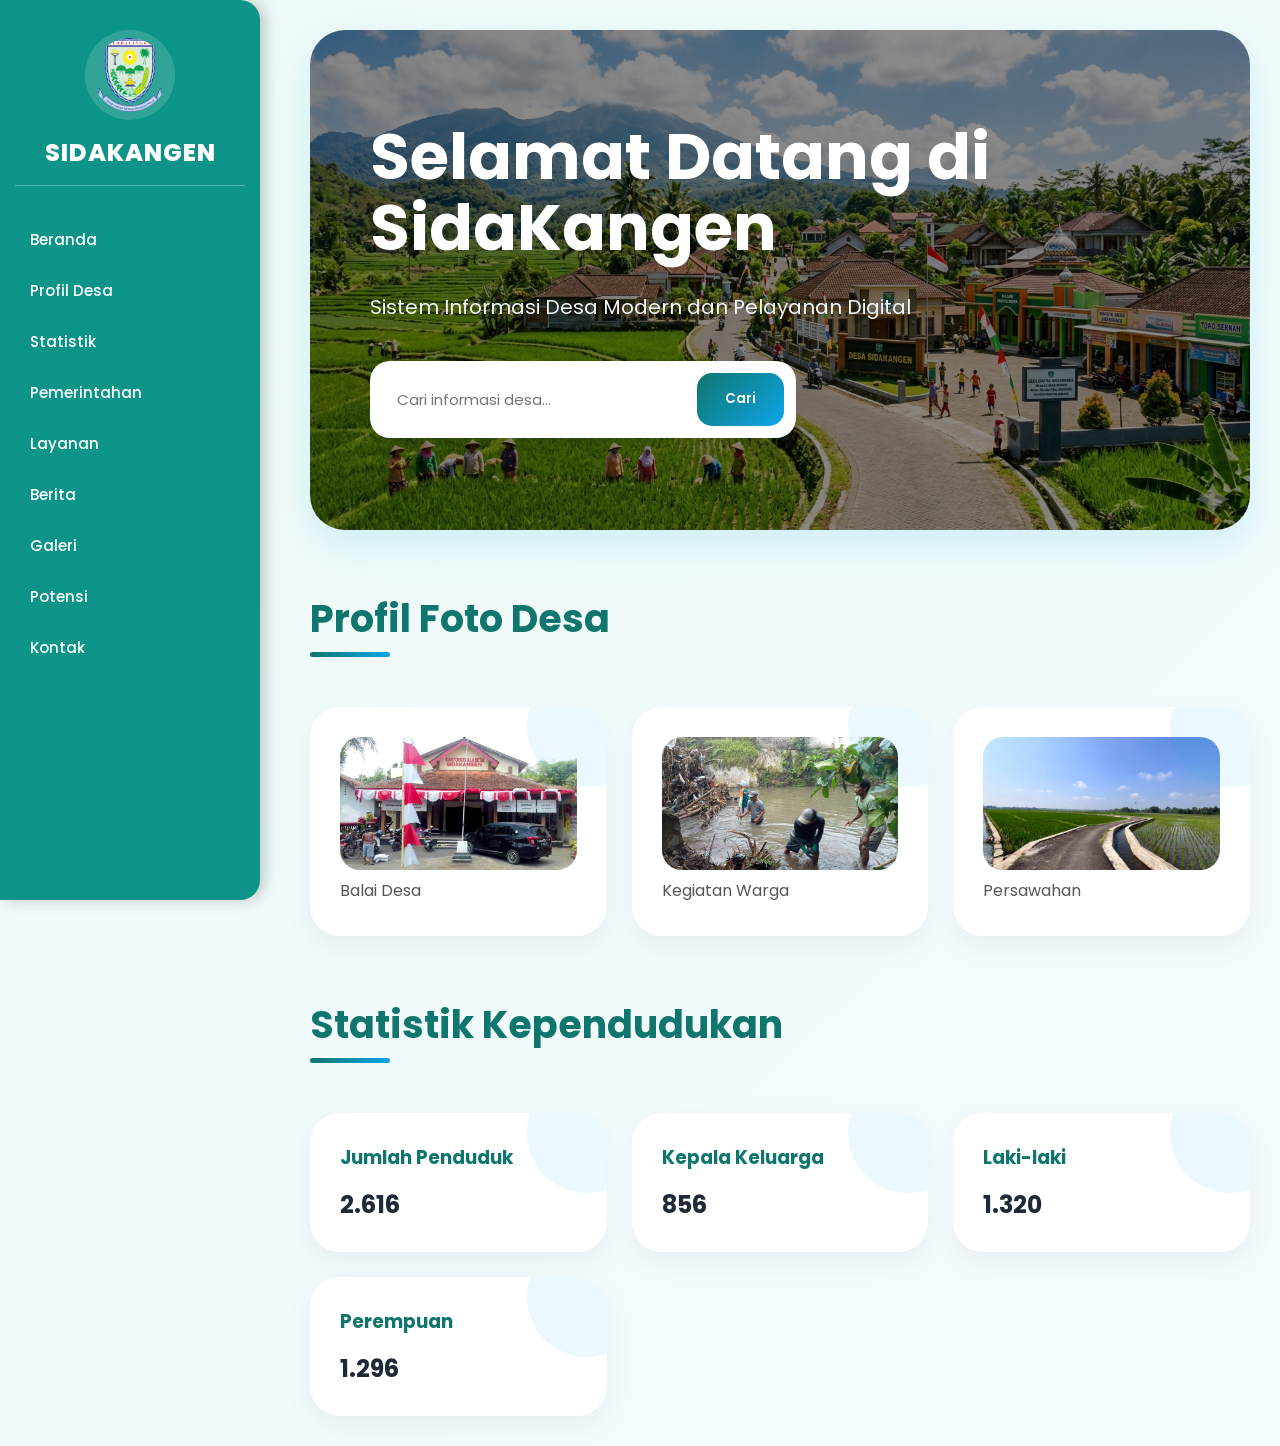
<file: index.html>
<!DOCTYPE html>
<html lang="id">
<head>
    <meta charset="UTF-8">
    <meta name="viewport" content="width=device-width, initial-scale=1.0">
    <title>Beranda - SidaKangen</title>
    <link rel="stylesheet" href="assets/css/style.css">
</head>
    <meta charset="UTF-8">
    <meta name="viewport" content="width=device-width, initial-scale=1.0">
</head>
<body>

<div class="container">
    <!-- SIDEBAR -->
    <!-- SIDEBAR -->
<aside class="sidebar">
    <img src="assets/img/logo sidkangen.png" class="sidebar-logo" alt="Logo Desa SidaKangen">
    <h2>SidaKangen</h2>
    <ul>
        <li><a href="index.html">Beranda</a></li>
        <li><a href="profil-desa.html">Profil Desa</a></li>
        <li><a href="statistik.html">Statistik</a></li>
        <li><a href="pemerintahan.html">Pemerintahan</a></li>
        <li><a href="layanan.html">Layanan</a></li>
        <li><a href="berita.html">Berita</a></li>
        <li><a href="galeri.html">Galeri</a></li>
        <li><a href="potensi.html">Potensi</a></li>
        <li><a href="kontak.html">Kontak</a></li>
    </ul>
</aside>

    <main class="main">
        <!-- HERO SECTION -->
        <section class="hero">
            <div class="overlay">
                <h1>Selamat Datang di SidaKangen</h1>
                <p>Sistem Informasi Desa Modern dan Pelayanan Digital</p>
                <div class="search-box">
                    <input type="text" id="searchInput" placeholder="Cari informasi desa...">
                    <button onclick="jalankanPencarian()">Cari</button>
                </div>
            </div>
        </section>

        <!-- PROFIL FOTO DESA -->
        <h2 class="title">Profil Foto Desa</h2>
        <section class="stats">
            <div class="card"><img src="assets/img/balai desa.jpg"><p>Balai Desa</p></div>
            <div class="card"><img src="assets/img/kerja bakti limnas.png"><p>Kegiatan Warga</p></div>
            <div class="card"><img src="assets/img/sawah2.jpeg"><p>Persawahan</p></div>
        </section>

        <!-- STATISTIK -->
        <h2 class="title">Statistik Kependudukan</h2>
        <section class="stats">
            <div class="card"><h3>Jumlah Penduduk</h3><h1>2.616</h1></div>
            <div class="card"><h3>Kepala Keluarga</h3><h1>856</h1></div>
            <div class="card"><h3>Laki-laki</h3><h1>1.320</h1></div>
            <div class="card"><h3>Perempuan</h3><h1>1.296</h1></div>
        </section>
    </main>
</div>

<script>
function jalankanPencarian() {
    // 1. Ambil kata kunci dari input
    let kataKunci = document.getElementById('searchInput').value.toLowerCase();

    // 2. Jika input kosong, jangan lakukan apa-apa
    if (kataKunci.trim() === "") {
        alert("Silakan masukkan kata kunci pencarian...");
        return;
    }

    // 3. LOGIKA PENCARIAN GLOBAL (Daftar Kata Kunci & Tujuan Halaman)
    
    // Pencarian seputar Pemerintahan/Perangkat Desa
    if (kataKunci.includes("kepala") || kataKunci.includes("wagimin") || kataKunci.includes("pemerintah") || kataKunci.includes("perangkat") || kataKunci.includes("suhadi")) {
        window.location.href = "pemerintahan.html";
    } 
    
    // Pencarian seputar Layanan/Surat
    else if (kataKunci.includes("layanan") || kataKunci.includes("surat") || kataKunci.includes("pengaduan") || kataKunci.includes("sktm") || kataKunci.includes("domisili")) {
        window.location.href = "layanan.html";
    } 
    
    // Pencarian seputar Berita/Artikel
    else if (kataKunci.includes("berita") || kataKunci.includes("artikel") || kataKunci.includes("pembangunan") || kataKunci.includes("kegiatan")) {
        window.location.href = "berita.html";
    } 
    
    // Pencarian seputar Statistik/Penduduk
    else if (kataKunci.includes("penduduk") || kataKunci.includes("statistik") || kataKunci.includes("jumlah") || kataKunci.includes("kk")) {
        window.location.href = "statistik.html";
    } 
    
    // Pencarian seputar Foto/Galeri
    else if (kataKunci.includes("foto") || kataKunci.includes("galeri") || kataKunci.includes("gambar")) {
        window.location.href = "galeri.html";
    }
    
    // Pencarian seputar Alamat/Kontak
    else if (kataKunci.includes("kontak") || kataKunci.includes("telepon") || kataKunci.includes("alamat") || kataKunci.includes("lokasi")) {
        window.location.href = "kontak.html";
    }

    // Jika tidak ditemukan
    else {
        alert("Informasi '" + kataKunci + "' tidak ditemukan. Coba kata kunci lain (seperti: Kepala Desa, Layanan, atau Berita).");
    }
}

// Tambahan: Tekan 'Enter' untuk mencari
document.getElementById("searchInput").addEventListener("keyup", function(event) {
    if (event.key === "Enter") {
        jalankanPencarian();
    }
});

</script>
</script>
</body>
</html>
<meta name="viewport" content="width=device-width, initial-scale=1.0">
</file>
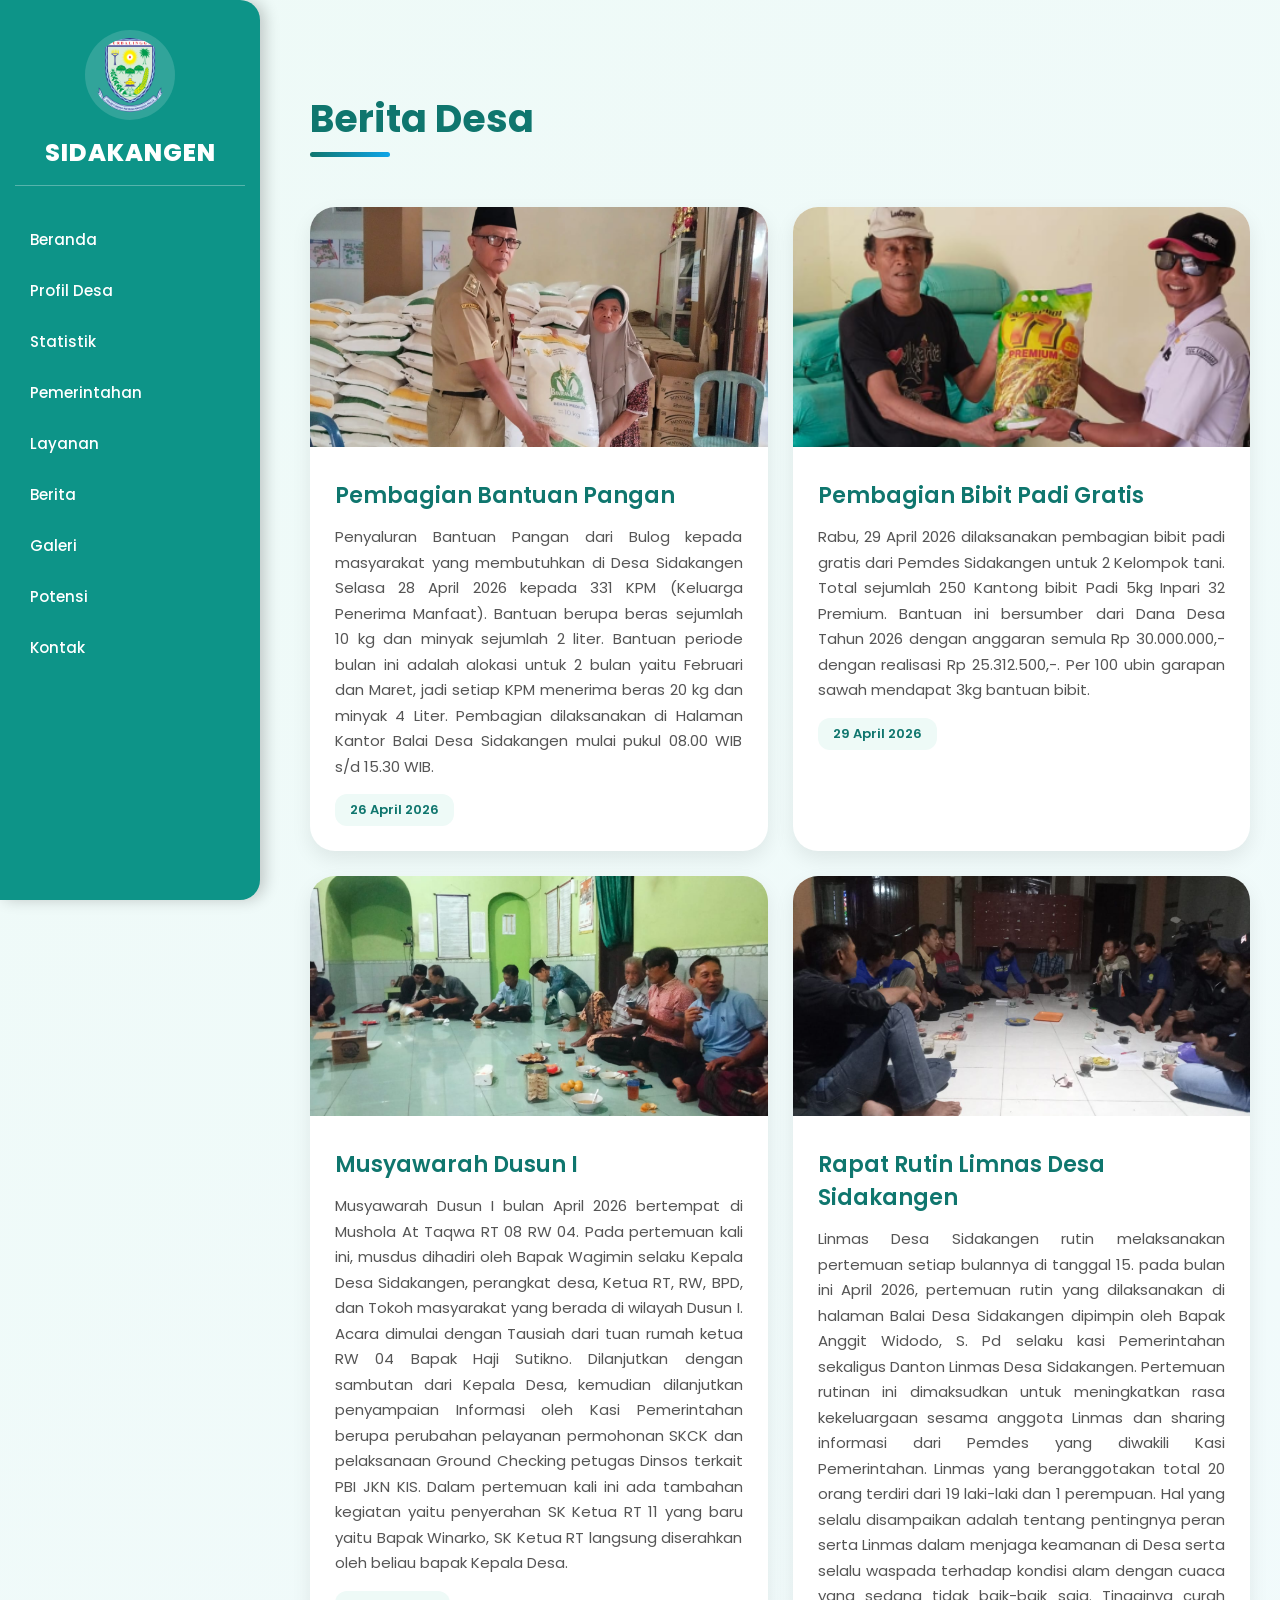
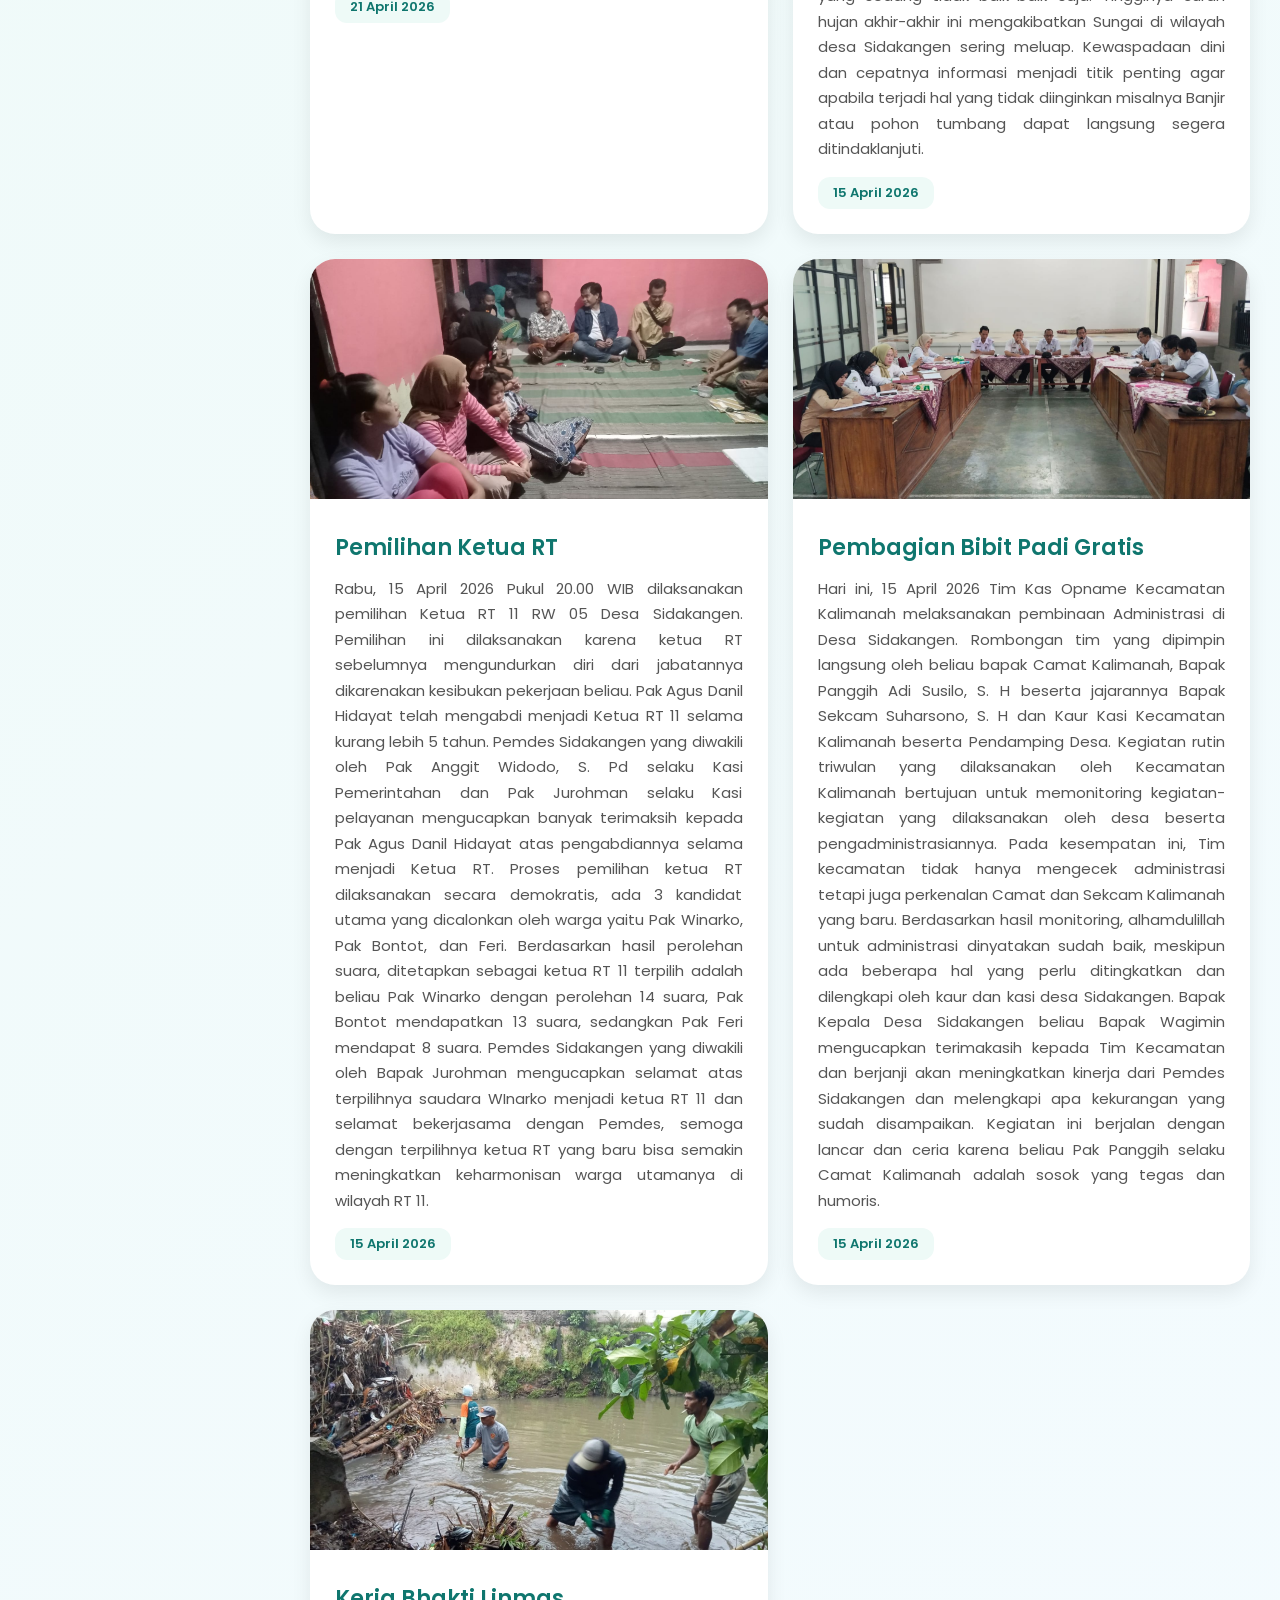
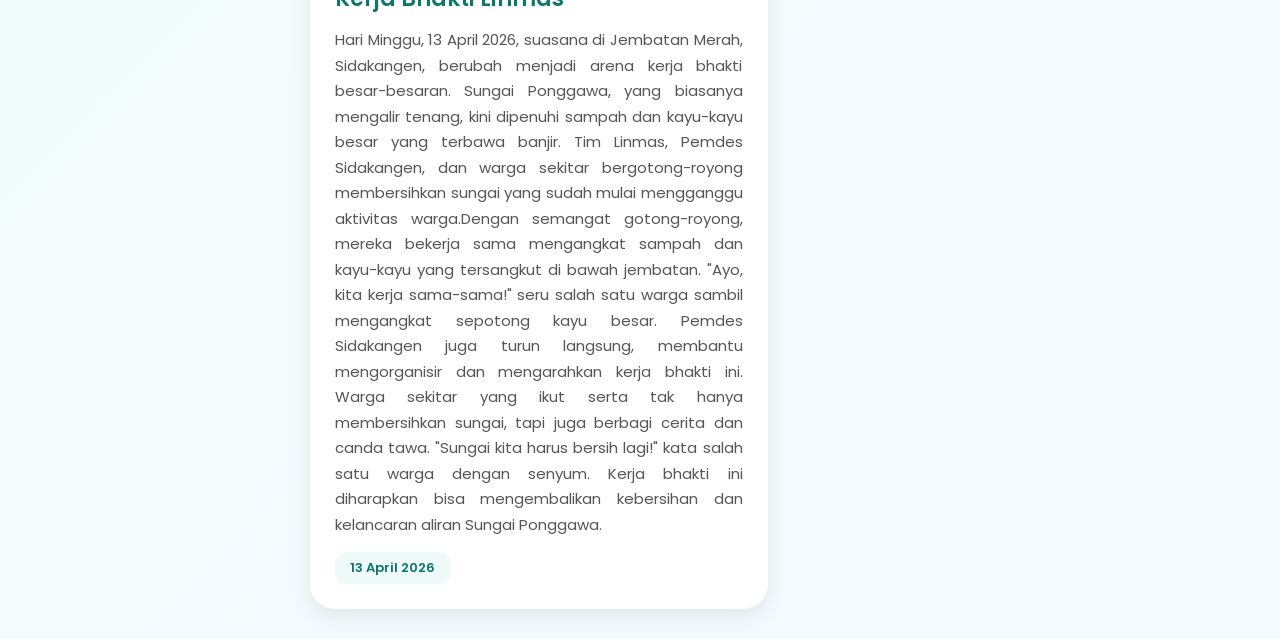
<file: berita.html>
<!DOCTYPE html>
<html lang="id">
<head>
    <meta charset="UTF-8">
    <meta name="viewport" content="width=device-width, initial-scale=1.0">
    <title>Berita - SidaKangen</title>
    <head>
    <meta charset="UTF-8">
    <meta name="viewport" content="width=device-width, initial-scale=1.0">
</head>
    <!-- Memastikan file CSS terpanggil -->
    <link rel="stylesheet" href="assets/css/style.css">
    
    <!-- Tambahan Style Khusus Berita agar tetap rapi -->
    <style>
        .berita-grid {
            display: grid;
            grid-template-columns: repeat(auto-fit, minmax(320px, 1fr));
            gap: 25px;
            margin-top: 30px;
        }
        .berita-card {
            background: white;
            border-radius: 25px;
            overflow: hidden;
            box-shadow: 0 8px 20px rgba(0,0,0,0.08);
            transition: 0.3s;
            border: none;
        }
        .berita-card:hover {
            transform: translateY(-8px);
        }
        .berita-card img {
            width: 100%;
            height: 240px;
            object-fit: cover;
        }
        .berita-content {
            padding: 25px;
        }
        .berita-content h3 {
            color: #0f766e;
            margin-bottom: 12px;
            font-size: 22px;
            font-weight: 600;
            text-align: left; /* Judul tetap rata kiri agar profesional */
        }
        .berita-content p {
            color: #555;
            line-height: 1.7;
            font-size: 15px;
            margin-bottom: 15px;
            text-align: justify; /* Membuat teks berita rata kanan-kiri */
            text-justify: inter-word; /* Membuat pembagian spasi lebih halus */
        }
        .berita-date {
            display: inline-block;
            background: #eefaf7;
            color: #0f766e;
            padding: 6px 15px;
            border-radius: 12px;
            font-size: 13px;
            font-weight: 600;
        }
    </style>
</head>
<body>

    <!-- SIDEBAR -->
<aside class="sidebar">
    <img src="assets/img/logo sidkangen.png" class="sidebar-logo" alt="Logo Desa SidaKangen">
    <h2>SidaKangen</h2>
    <ul>
        <li><a href="index.html">Beranda</a></li>
        <li><a href="profil-desa.html">Profil Desa</a></li>
        <li><a href="statistik.html">Statistik</a></li>
        <li><a href="pemerintahan.html">Pemerintahan</a></li>
        <li><a href="layanan.html">Layanan</a></li>
        <li><a href="berita.html">Berita</a></li>
        <li><a href="galeri.html">Galeri</a></li>
        <li><a href="potensi.html">Potensi</a></li>
        <li><a href="kontak.html">Kontak</a></li>
    </ul>
</aside>

    <main class="main">
        <h1 class="title">Berita Desa</h1>

        <div class="berita-grid">
            <!-- BERITA 1 -->
            <div class="berita-card">
                <img src="assets/img/pembagian bantuan pangan.png" alt="Statistik Pekerjaan">
                <div class="berita-content">
                    <h3>Pembagian Bantuan Pangan</h3>
                    <p>Penyaluran Bantuan Pangan dari Bulog kepada masyarakat yang membutuhkan di Desa Sidakangen Selasa 28 April 2026 kepada 
                      331 KPM (Keluarga Penerima Manfaat). Bantuan berupa beras sejumlah 10 kg dan minyak sejumlah 2 liter. Bantuan periode bulan 
                      ini adalah alokasi untuk 2 bulan yaitu Februari dan Maret, jadi setiap KPM menerima beras 20 kg dan minyak 4 Liter. 
                      Pembagian dilaksanakan di Halaman Kantor Balai  Desa Sidakangen mulai pukul 08.00 WIB s/d 15.30 WIB.</p>
                    <span class="berita-date">26 April 2026</span>
                </div>
            </div>

            <!-- BERITA 2 -->
            <div class="berita-card">
                <img src="assets/img/pembagian bibit padi gratis.png" alt="Grafik Penduduk">
                <div class="berita-content">
                    <h3>Pembagian Bibit Padi Gratis</h3>
                    <p>Rabu, 29 April 2026 dilaksanakan pembagian bibit padi gratis dari Pemdes Sidakangen untuk 2 Kelompok tani. 
                      Total sejumlah 250 Kantong bibit Padi 5kg Inpari 32 Premium.
                       Bantuan ini bersumber dari Dana Desa Tahun 2026 dengan anggaran semula Rp 30.000.000,- dengan realisasi Rp 25.312.500,-. Per 100 ubin garapan sawah mendapat 3kg bantuan bibit.</p>
                    <span class="berita-date">29 April 2026</span>
                </div>
            </div>

            <!-- BERITA 3 -->
            <div class="berita-card">
                <img src="assets/img/musyawarha dusun I bulan april 2026.png" alt="Pelayanan Desa">
                <div class="berita-content">
                    <h3>Musyawarah Dusun I</h3>
                    <p>Musyawarah Dusun I bulan April 2026 bertempat di Mushola At Taqwa RT 08 RW 04. 
                      Pada pertemuan kali ini, musdus dihadiri oleh Bapak Wagimin selaku Kepala Desa Sidakangen, perangkat desa, Ketua RT, RW, BPD, dan Tokoh masyarakat yang berada di wilayah Dusun I. 
                      Acara dimulai dengan Tausiah dari tuan rumah ketua RW 04 Bapak Haji Sutikno. Dilanjutkan dengan sambutan dari Kepala Desa, kemudian dilanjutkan penyampaian Informasi oleh Kasi Pemerintahan berupa perubahan pelayanan permohonan SKCK dan pelaksanaan Ground Checking petugas Dinsos terkait PBI JKN KIS. 
                      Dalam pertemuan kali ini ada tambahan kegiatan yaitu penyerahan SK Ketua RT 11 yang baru yaitu Bapak Winarko, SK Ketua RT langsung diserahkan oleh beliau bapak Kepala Desa.</p>
                    <span class="berita-date">21 April 2026</span>
                </div>
            </div>
            <!-- BERITA 4 -->
            <div class="berita-card">
                <img src="assets/img/rapat rutin Linmas.png" alt="Pelayanan Desa">
                <div class="berita-content">
                    <h3>Rapat Rutin Limnas Desa Sidakangen</h3>
                    <p>Linmas Desa Sidakangen rutin melaksanakan pertemuan setiap bulannya di tanggal 15. 
                      pada bulan ini April 2026, pertemuan rutin yang dilaksanakan di halaman Balai Desa Sidakangen dipimpin oleh Bapak Anggit Widodo, S. Pd selaku kasi Pemerintahan sekaligus Danton Linmas Desa Sidakangen. 
                      Pertemuan rutinan ini dimaksudkan untuk meningkatkan rasa kekeluargaan sesama anggota Linmas dan sharing informasi dari Pemdes yang diwakili Kasi Pemerintahan.
                       Linmas yang beranggotakan total 20 orang terdiri dari 19 laki-laki dan 1 perempuan. Hal yang selalu disampaikan adalah tentang pentingnya peran serta Linmas dalam menjaga keamanan di Desa serta selalu waspada terhadap kondisi alam dengan cuaca yang sedang tidak baik-baik saja.
                        Tingginya curah hujan akhir-akhir ini mengakibatkan Sungai di wilayah desa Sidakangen sering meluap. Kewaspadaan dini dan cepatnya informasi menjadi titik penting agar apabila terjadi hal yang tidak diinginkan misalnya Banjir atau pohon tumbang dapat langsung segera ditindaklanjuti.</p>
                    <span class="berita-date">15 April 2026</span>
        </div>
            </div>
            <!-- BERITA 5 -->
            <div class="berita-card">
                <img src="assets/img/Pemilihan ketua RT.png" alt="Pelayanan Desa">
                <div class="berita-content">
                    <h3>Pemilihan Ketua RT</h3>
                    <p>Rabu, 15 April 2026 Pukul 20.00 WIB dilaksanakan pemilihan Ketua RT 11 RW 05 Desa Sidakangen. 
                      Pemilihan ini dilaksanakan karena ketua RT sebelumnya mengundurkan diri dari jabatannya dikarenakan kesibukan pekerjaan beliau. 
                      Pak Agus Danil Hidayat telah mengabdi menjadi Ketua RT 11 selama kurang lebih 5 tahun. Pemdes Sidakangen yang diwakili oleh Pak Anggit Widodo, S. Pd selaku Kasi Pemerintahan dan Pak Jurohman selaku Kasi pelayanan mengucapkan banyak terimaksih kepada Pak Agus Danil Hidayat atas pengabdiannya selama menjadi Ketua RT. 
                      Proses pemilihan ketua RT dilaksanakan secara demokratis, ada 3 kandidat utama yang dicalonkan oleh warga yaitu Pak Winarko, Pak Bontot, dan Feri. Berdasarkan hasil perolehan suara, ditetapkan sebagai ketua RT 11 terpilih adalah beliau Pak Winarko dengan perolehan 14 suara, Pak Bontot mendapatkan 13 suara, sedangkan Pak Feri mendapat 8 suara. 
                      Pemdes Sidakangen yang diwakili oleh Bapak Jurohman mengucapkan selamat atas terpilihnya saudara WInarko menjadi ketua RT 11 dan selamat bekerjasama dengan Pemdes, semoga dengan terpilihnya ketua RT yang baru bisa semakin meningkatkan keharmonisan warga utamanya di wilayah RT 11.</p>
                    <span class="berita-date">15 April 2026</span>
                </div>
            </div>
            <!-- BERITA 6 -->
            <div class="berita-card">
                <img src="assets/img/Kas opname.png" alt="Grafik Penduduk">
                <div class="berita-content">
                  <h3>Pembagian Bibit Padi Gratis</h3>
                    <p>Hari ini, 15 April 2026 Tim Kas Opname Kecamatan Kalimanah melaksanakan pembinaan Administrasi di Desa Sidakangen. Rombongan tim yang dipimpin langsung oleh beliau bapak Camat Kalimanah, Bapak Panggih Adi Susilo, S. H beserta jajarannya Bapak Sekcam Suharsono, S. H dan Kaur Kasi Kecamatan Kalimanah beserta Pendamping Desa. 
                      Kegiatan rutin triwulan yang dilaksanakan oleh Kecamatan Kalimanah bertujuan untuk memonitoring kegiatan-kegiatan yang dilaksanakan oleh desa beserta pengadministrasiannya. Pada kesempatan ini, Tim kecamatan tidak hanya mengecek administrasi tetapi juga perkenalan Camat dan Sekcam Kalimanah yang baru.  
                      Berdasarkan hasil monitoring, alhamdulillah untuk administrasi dinyatakan sudah baik, meskipun ada beberapa hal yang perlu ditingkatkan dan dilengkapi oleh kaur dan kasi desa Sidakangen. Bapak Kepala Desa Sidakangen beliau Bapak Wagimin mengucapkan terimakasih kepada Tim Kecamatan dan berjanji akan meningkatkan kinerja dari Pemdes Sidakangen dan melengkapi apa kekurangan yang sudah disampaikan. 
                      Kegiatan ini berjalan dengan lancar dan ceria karena beliau Pak Panggih selaku Camat Kalimanah adalah sosok yang tegas dan humoris.</p>
                    <span class="berita-date">15 April 2026</span>
                </div>
            </div>
            <!-- BERITA 7 -->
            <div class="berita-card">
                <img src="assets/img/kerja bakti limnas.png" alt="Grafik Penduduk">
                <div class="berita-content">
                  <h3>Kerja Bhakti Linmas</h3>
                    <p>Hari Minggu, 13 April 2026, suasana di Jembatan Merah, Sidakangen, berubah menjadi arena kerja bhakti besar-besaran. 
                      Sungai Ponggawa, yang biasanya mengalir tenang, kini dipenuhi sampah dan kayu-kayu besar yang terbawa banjir. Tim Linmas, Pemdes Sidakangen, dan warga sekitar bergotong-royong membersihkan sungai yang sudah mulai mengganggu aktivitas warga.Dengan semangat gotong-royong, mereka bekerja sama mengangkat sampah dan kayu-kayu yang tersangkut di bawah jembatan. 
                      "Ayo, kita kerja sama-sama!" seru salah satu warga sambil mengangkat sepotong kayu besar. Pemdes Sidakangen juga turun langsung, membantu mengorganisir dan mengarahkan kerja bhakti ini.
                      Warga sekitar yang ikut serta tak hanya membersihkan sungai, tapi juga berbagi cerita dan canda tawa. "Sungai kita harus bersih lagi!" kata salah satu warga dengan senyum. Kerja bhakti ini diharapkan bisa mengembalikan kebersihan dan kelancaran aliran Sungai Ponggawa.</p>
                    <span class="berita-date">13 April 2026</span>
                </div>
            </div>
    </main>
    <meta name="viewport" content="width=device-width, initial-scale=1.0">

</body>
</html>
</file>
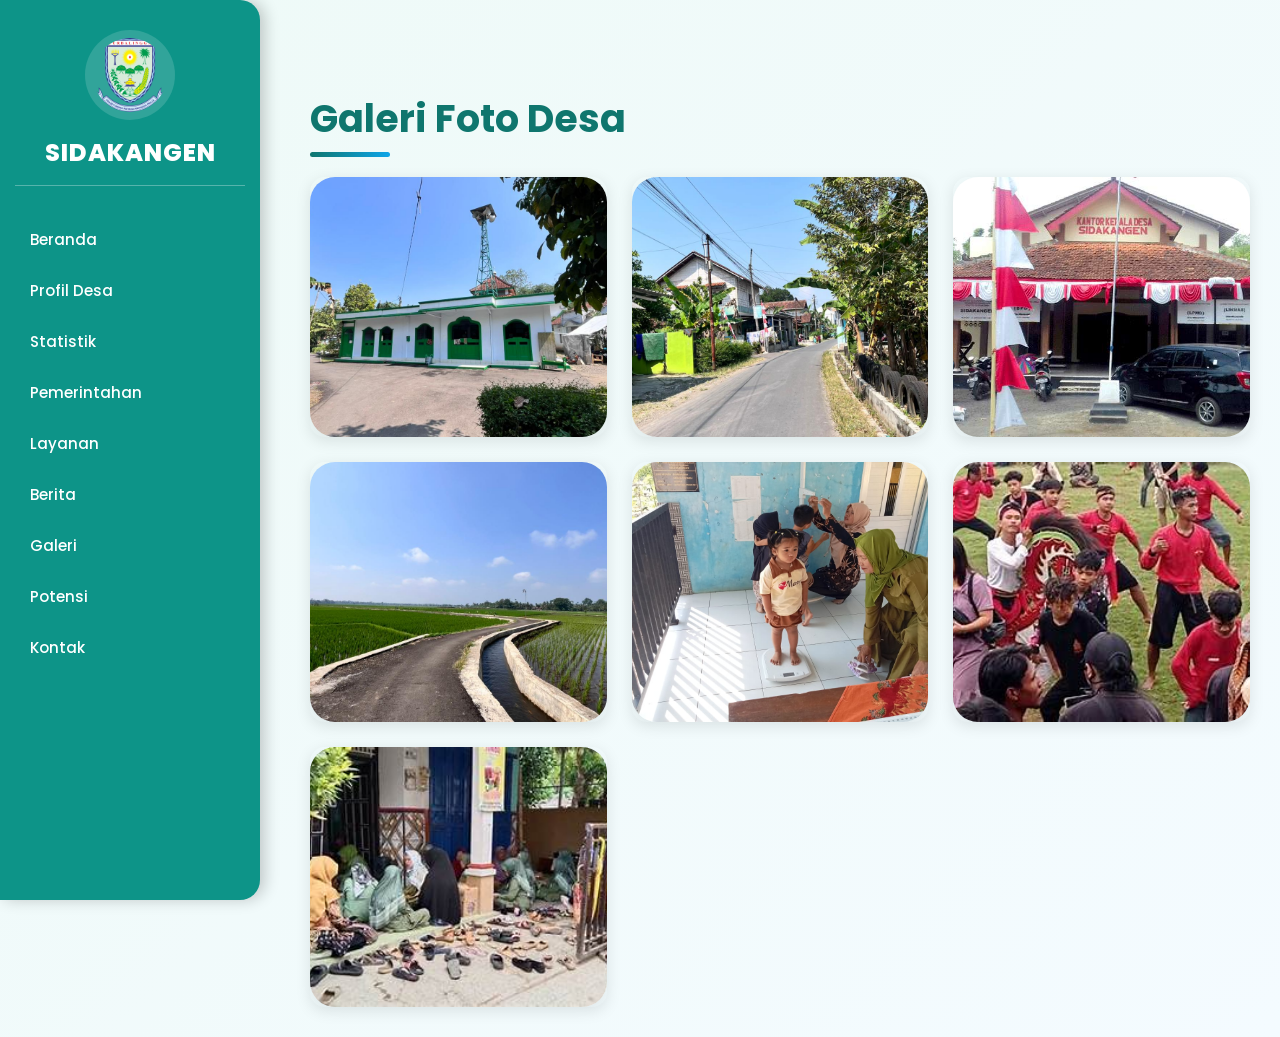
<file: galeri.html>
<!DOCTYPE html>
<html lang="id">
<head>
    <meta charset="UTF-8">
    <meta name="viewport" content="width=device-width, initial-scale=1.0">
    <title>Galeri - SidaKangen</title>
    <link rel="stylesheet" href="assets/css/style.css">
</head>
    <meta charset="UTF-8">
    <meta name="viewport" content="width=device-width, initial-scale=1.0">
</head>
<body>

    <!-- Bagian Sidebar -->
<!-- SIDEBAR -->
<aside class="sidebar">
    <img src="assets/img/logo sidkangen.png" class="sidebar-logo" alt="Logo Desa SidaKangen">
    <h2>SidaKangen</h2>
    <ul>
        <li><a href="index.html">Beranda</a></li>
        <li><a href="profil-desa.html">Profil Desa</a></li>
        <li><a href="statistik.html">Statistik</a></li>
        <li><a href="pemerintahan.html">Pemerintahan</a></li>
        <li><a href="layanan.html">Layanan</a></li>
        <li><a href="berita.html">Berita</a></li>
        <li><a href="galeri.html">Galeri</a></li>
        <li><a href="potensi.html">Potensi</a></li>
        <li><a href="kontak.html">Kontak</a></li>
    </ul>
</aside>

<main class="main">
    <h1 class="title">Galeri Foto Desa</h1>
    
    <div class="gallery">
        <div class="gallery-item">
            <img src="assets/img/masjid.jpeg" alt="Masjid Desa">
        </div>
        <div class="gallery-item">
            <img src="assets/img/pemandangan.jpeg" alt="Pemandangan Desa">
        </div>
        <div class="gallery-item">
            <img src="assets/img/balai desa.jpg" alt="Kantor Desa">
        </div>
        <div class="gallery-item">
            <img src="assets/img/sawah2.jpeg" alt="Sawah">
        </div>
        <div class="gallery-item">
            <img src="assets/img/penyuluhan dan sosialisasi ibu bidan.jpeg" alt="sosialisasi">
        </div>
        <div class="gallery-item">
            <img src="assets/img/ebeg.jpg" alt="Ebeg">
        </div>
        <div class="gallery-item">
            <img src="assets/img/ibu muslimat.jpg" alt="NU">
        </div>
    </div>
</main>
<meta name="viewport" content="width=device-width, initial-scale=1.0">
</body>
</html>
</file>
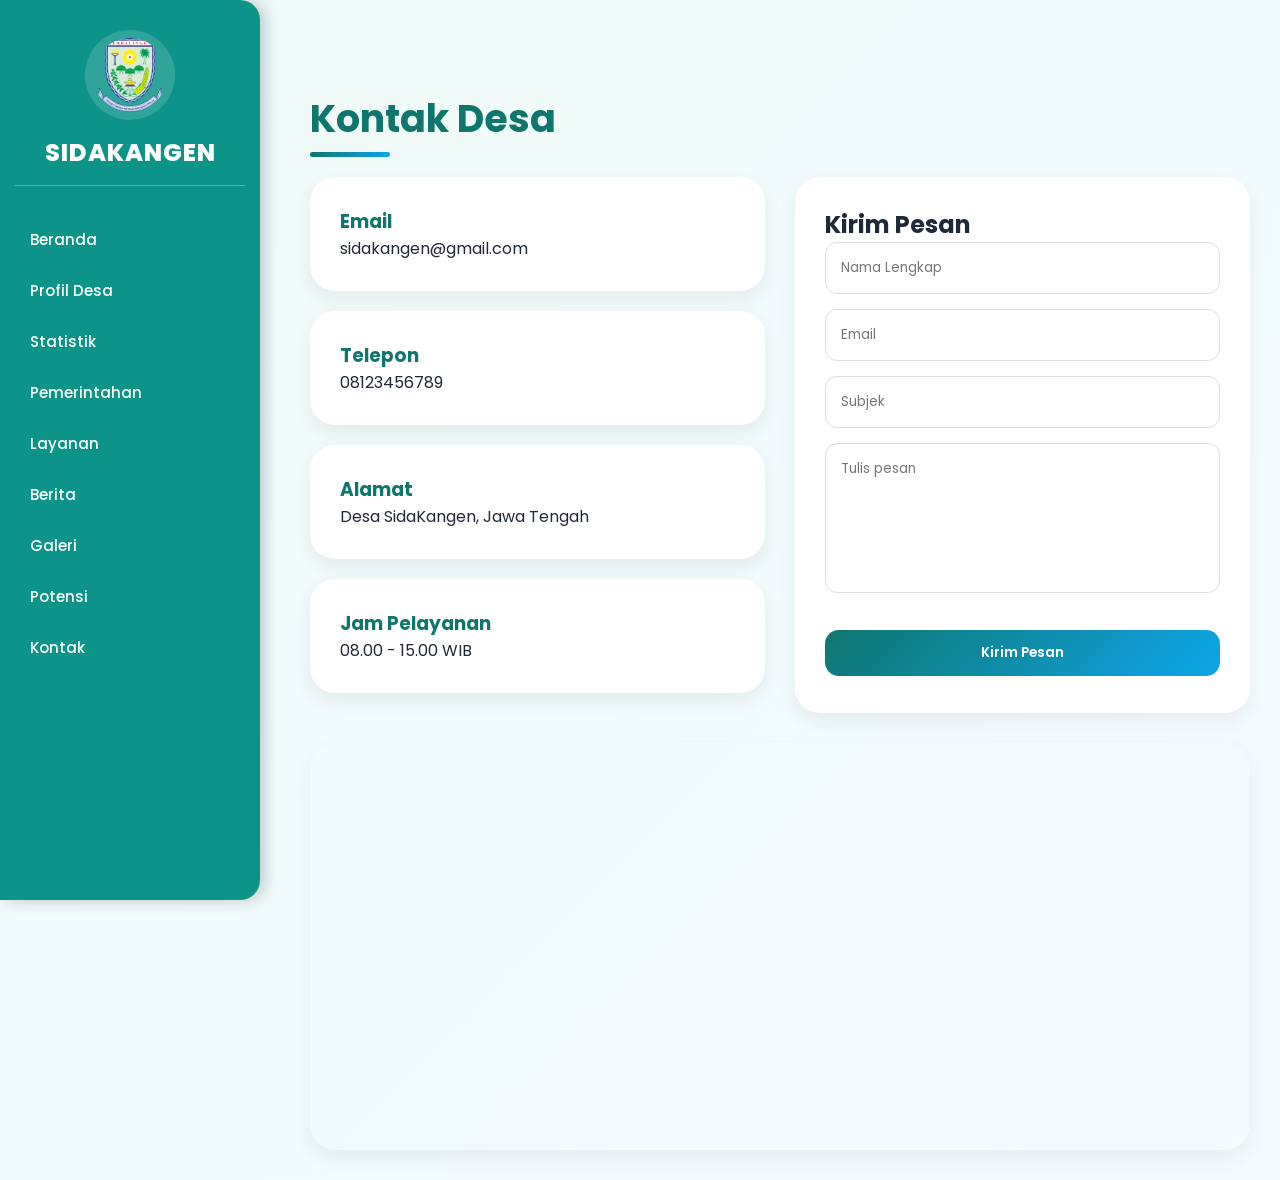
<file: kontak.html>
<!DOCTYPE html>
<html lang="id">
<head>
  <meta charset="UTF-8">
  <meta name="viewport" content="width=device-width, initial-scale=1.0">
  <title>Kontak Desa - SidaKangen</title>
  <link rel="stylesheet" href="assets/css/style.css">
  <head>
    <meta charset="UTF-8">
    <meta name="viewport" content="width=device-width, initial-scale=1.0">
</head>
  <style>
    /* --- CSS TAMBAHAN UNTUK MODAL NOTIFIKASI --- */
    .modal-notif {
      display: none;
      position: fixed;
      z-index: 10000;
      left: 0; top: 0;
      width: 100%; height: 100%;
      background: rgba(0, 0, 0, 0.5);
      backdrop-filter: blur(8px);
      justify-content: center;
      align-items: center;
    }

    .notif-content {
      background: white;
      padding: 40px 30px;
      border-radius: 30px;
      text-align: center;
      width: 90%;
      max-width: 350px;
      box-shadow: 0 20px 40px rgba(0,0,0,0.2);
      animation: bounceIn 0.5s cubic-bezier(0.68, -0.55, 0.265, 1.55);
    }

    @keyframes bounceIn {
      0% { transform: scale(0.5); opacity: 0; }
      100% { transform: scale(1); opacity: 1; }
    }

    .icon-box {
      width: 70px; height: 70px;
      background: #eefaf7;
      color: #0d9488;
      border-radius: 50%;
      display: flex;
      justify-content: center;
      align-items: center;
      margin: 0 auto 20px;
      font-size: 35px;
      border: 3px solid #0d9488;
    }

    .btn-notif {
      background: #0d9488;
      color: white;
      border: none;
      padding: 12px 30px;
      border-radius: 15px;
      font-weight: 600;
      cursor: pointer;
      width: 100%;
      margin-top: 15px;
      transition: 0.3s;
    }

    .btn-notif:hover {
      background: #0b7a6f;
    }
  </style>
</head>

<body>

<div class="container">
  <!-- SIDEBAR -->
  <!-- SIDEBAR -->
<aside class="sidebar">
    <img src="assets/img/logo sidkangen.png" class="sidebar-logo" alt="Logo Desa SidaKangen">
    <h2>SidaKangen</h2>
    <ul>
        <li><a href="index.html">Beranda</a></li>
        <li><a href="profil-desa.html">Profil Desa</a></li>
        <li><a href="statistik.html">Statistik</a></li>
        <li><a href="pemerintahan.html">Pemerintahan</a></li>
        <li><a href="layanan.html">Layanan</a></li>
        <li><a href="berita.html">Berita</a></li>
        <li><a href="galeri.html">Galeri</a></li>
        <li><a href="potensi.html">Potensi</a></li>
        <li><a href="kontak.html">Kontak</a></li>
    </ul>
</aside>

  <!-- MAIN -->
  <main class="main">
    <h1 class="title">Kontak Desa</h1>

    <div class="contact-container">
      <!-- INFO KONTAK -->
      <div class="contact-info">
        <div class="contact-card">
          <h3>Email</h3>
          <p>sidakangen@gmail.com</p>
        </div>
        <div class="contact-card">
          <h3>Telepon</h3>
          <p>08123456789</p>
        </div>
        <div class="contact-card">
          <h3>Alamat</h3>
          <p>Desa SidaKangen, Jawa Tengah</p>
        </div>
        <div class="contact-card">
          <h3>Jam Pelayanan</h3>
          <p>08.00 - 15.00 WIB</p>
        </div>
      </div>

      <!-- FORM PESAN (Ditambahkan ID dan Onclick) -->
      <div class="contact-form">
        <h2>Kirim Pesan</h2>
        <input type="text" id="inputNama" placeholder="Nama Lengkap">
        <input type="email" id="inputEmail" placeholder="Email">
        <input type="text" id="inputSubjek" placeholder="Subjek">
        <textarea id="inputPesan" placeholder="Tulis pesan"></textarea>
        <button onclick="kirimPesan()">Kirim Pesan</button>
      </div>
    </div>

    <!-- MAP -->
    <div class="map-box">
      <iframe src="https://maps.google.com/maps?q=Desa Sidakangen,Kalimanah,Purbaliingga,jawa Tengah&t=&z=13&ie=UTF8&iwloc=&output=embed" width="100%" height="400"></iframe>
    </div>
  </main>
</div>

<!-- MODAL NOTIFIKASI SUKSES -->
<div id="notifSukses" class="modal-notif">
    <div class="notif-content">
        <div class="icon-box">✓</div>
        <h3>Pesan Terkirim!</h3>
        <p id="pesanSukses">Halo, pesan Anda telah berhasil kami terima.</p>
        <button class="btn-notif" onclick="tutupNotif()">Baik, Mengerti</button>
    </div>
</div>

<!-- JAVASCRIPT -->
<script>
  function kirimPesan() {
    // 1. Ambil data dari inputan
    const nama = document.getElementById('inputNama').value;
    const email = document.getElementById('inputEmail').value;
    const subjek = document.getElementById('inputSubjek').value;
    const pesan = document.getElementById('inputPesan').value;

    // 2. Validasi (Jika ada yang kosong)
    if (nama === "" || email === "" || pesan === "") {
        alert("Mohon isi Nama, Email, dan Pesan Anda terlebih dahulu!");
        return;
    }

    // 3. Munculkan Notifikasi Sukses
    document.getElementById('notifSukses').style.display = 'flex';
    document.getElementById('pesanSukses').innerHTML = `Terima kasih Bapak/Ibu <b>${nama}</b>. Pesan Anda mengenai <b>"${subjek}"</b> telah terkirim ke admin desa.`;

    // 4. Bersihkan Form
    document.getElementById('inputNama').value = "";
    document.getElementById('inputEmail').value = "";
    document.getElementById('inputSubjek').value = "";
    document.getElementById('inputPesan').value = "";
  }

  function tutupNotif() {
    document.getElementById('notifSukses').style.display = 'none';
  }

  // Tutup notif jika klik di luar kotak putih
  window.onclick = function(event) {
    if (event.target == document.getElementById('notifSukses')) {
        tutupNotif();
    }
  }
</script>
<meta name="viewport" content="width=device-width, initial-scale=1.0">
</body>
</html>
</file>
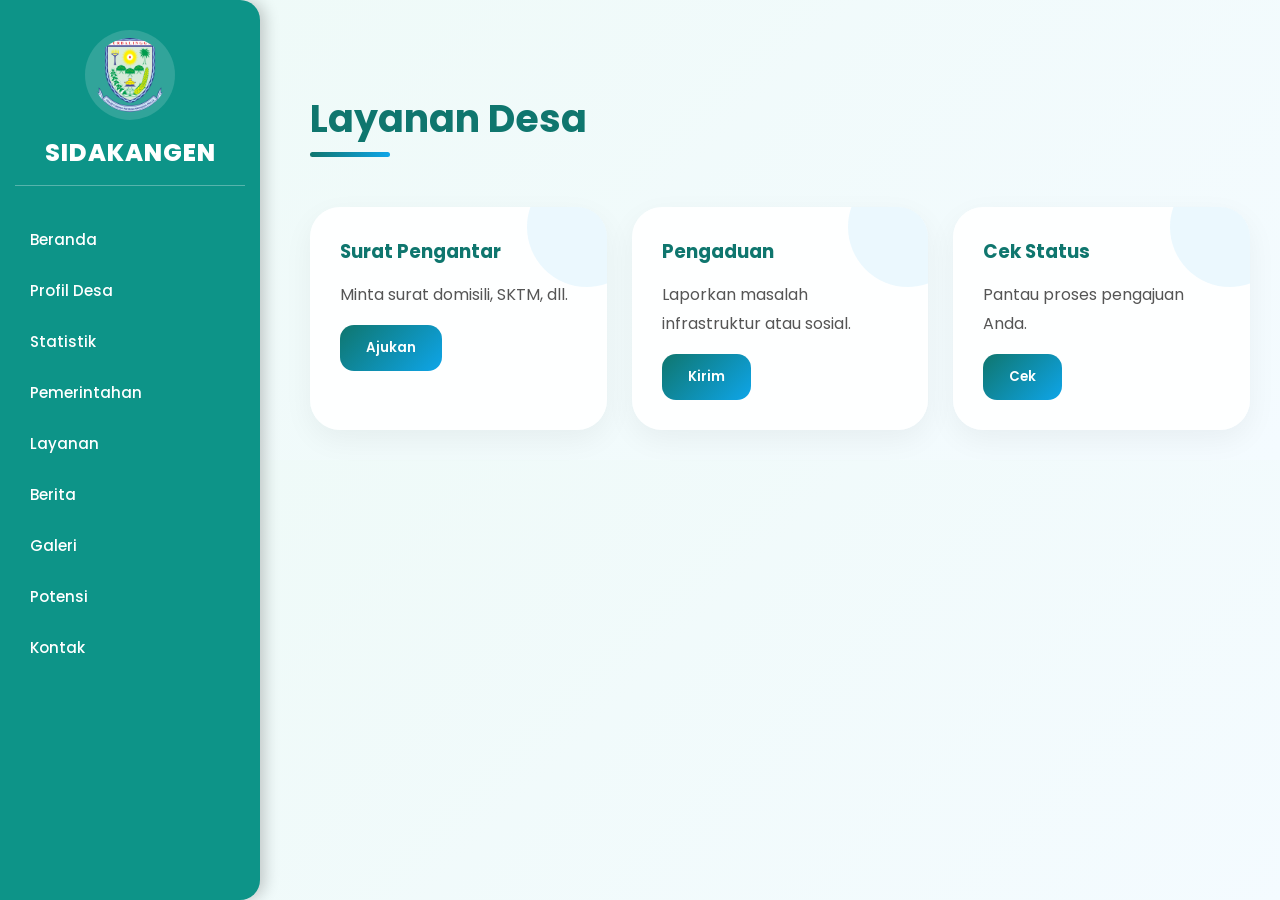
<file: layanan.html>
<!DOCTYPE html>
<html lang="id">
<head>
    <meta charset="UTF-8">
    <meta name="viewport" content="width=device-width, initial-scale=1.0">
    <title>Layanan Desa - SidaKangen</title>
    <link rel="stylesheet" href="assets/css/style.css">
    <style>
        /* CSS Modal */
        .modal { display: none; position: fixed; z-index: 9999; left: 0; top: 0; width: 100%; height: 100%; background: rgba(0,0,0,0.6); justify-content: center; align-items: center; backdrop-filter: blur(5px); }
        .modal-content { background: white; padding: 30px; border-radius: 25px; width: 90%; max-width: 450px; position: relative; box-shadow: 0 10px 30px rgba(0,0,0,0.3); }
        .modal-content h3 { color: #0d9488; margin-bottom: 20px; font-size: 22px; }
        .form-group { margin-bottom: 15px; text-align: left; }
        .form-group label { display: block; font-size: 14px; margin-bottom: 5px; font-weight: 600; color: #333; }
        .form-group input, .form-group textarea, .form-group select {
            width: 100%; padding: 12px; border: 1px solid #ddd; border-radius: 12px; outline: none; font-family: 'Poppins', sans-serif;
        }
        .btn-submit { width: 100%; padding: 14px; background: #0d9488; color: white; border: none; border-radius: 15px; font-weight: bold; cursor: pointer; font-size: 16px; transition: 0.3s; }
        .btn-submit:hover { background: #0b7a6f; }
        .close-modal { position: absolute; right: 25px; top: 20px; font-size: 28px; cursor: pointer; color: #aaa; }
    </style>
</head>
<head>
    <meta charset="UTF-8">
    <meta name="viewport" content="width=device-width, initial-scale=1.0">
</head>
<body>

<div class="container">
    <!-- SIDEBAR -->
<aside class="sidebar">
    <img src="assets/img/logo sidkangen.png" class="sidebar-logo" alt="Logo Desa SidaKangen">
    <h2>SidaKangen</h2>
    <ul>
        <li><a href="index.html">Beranda</a></li>
        <li><a href="profil-desa.html">Profil Desa</a></li>
        <li><a href="statistik.html">Statistik</a></li>
        <li><a href="pemerintahan.html">Pemerintahan</a></li>
        <li><a href="layanan.html">Layanan</a></li>
        <li><a href="berita.html">Berita</a></li>
        <li><a href="galeri.html">Galeri</a></li>
        <li><a href="potensi.html">Potensi</a></li>
        <li><a href="kontak.html">Kontak</a></li>
    </ul>
</aside>
    <main class="main">
        <h1 class="title">Layanan Desa</h1>

        <div class="stats">
            <!-- Tombol dibedakan ID tipenya -->
            <div class="card">
                <h3>Surat Pengantar</h3>
                <p>Minta surat domisili, SKTM, dll.</p>
                <button onclick="bukaModal('surat')">Ajukan</button>
            </div>

            <div class="card">
                <h3>Pengaduan</h3>
                <p>Laporkan masalah infrastruktur atau sosial.</p>
                <button onclick="bukaModal('pengaduan')">Kirim</button>
            </div>

            <div class="card">
                <h3>Cek Status</h3>
                <p>Pantau proses pengajuan Anda.</p>
                <button onclick="bukaModal('cek')">Cek</button>
            </div>
        </div>
    </main>
</div>

<!-- MODAL BOX -->
<div id="modalLayanan" class="modal">
    <div class="modal-content">
        <span class="close-modal" onclick="tutupModal()">&times;</span>
        <h3 id="judulModal">Form Layanan</h3>
        
        <!-- Area tempat input berubah-ubah -->
        <div id="isiForm"></div>

        <button class="btn-submit" id="btnProses" onclick="prosesData()">Kirim Pengajuan</button>
    </div>
</div>

<script>
    let tipeSekarang = "";

    function bukaModal(tipe) {
        tipeSekarang = tipe;
        const modal = document.getElementById('modalLayanan');
        const judul = document.getElementById('judulModal');
        const isi = document.getElementById('isiForm');
        
        modal.style.display = 'flex';
        isi.innerHTML = ""; // Bersihkan form sebelumnya

        if (tipe === 'surat') {
            judul.innerText = "Form Surat Pengantar";
            isi.innerHTML = `
                <div class="form-group">
                    <label>Nama Lengkap</label>
                    <input type="text" id="f_nama" placeholder="Nama sesuai KTP">
                </div>
                <div class="form-group">
                    <label>NIK</label>
                    <input type="number" id="f_nik" placeholder="16 digit NIK">
                </div>
                <div class="form-group">
                    <label>Jenis Surat</label>
                    <select id="f_jenis">
                        <option value="Domisili">Keterangan Domisili</option>
                        <option value="SKTM">SKTM (Kurang Mampu)</option>
                        <option value="SKU">Keterangan Usaha</option>
                    </select>
                </div>
            `;
        } 
        else if (tipe === 'pengaduan') {
            judul.innerText = "Form Pengaduan Warga";
            isi.innerHTML = `
                <div class="form-group">
                    <label>Nama Pelapor</label>
                    <input type="text" id="f_nama" placeholder="Nama Anda">
                </div>
                <div class="form-group">
                    <label>Lokasi Kejadian</label>
                    <input type="text" id="f_lokasi" placeholder="Contoh: RT 02 RW 01">
                </div>
                <div class="form-group">
                    <label>Isi Aduan</label>
                    <textarea id="f_masalah" rows="4" placeholder="Ceritakan masalah Anda..."></textarea>
                </div>
            `;
        } 
        else if (tipe === 'cek') {
            judul.innerText = "Cek Status Pengajuan";
            isi.innerHTML = `
                <div class="form-group">
                    <label>Nomor Tiket / Resi</label>
                    <input type="text" id="f_tiket" placeholder="Contoh: SDK-2024001">
                </div>
                <p style="font-size: 12px; color: #666;">*Masukkan nomor tiket yang Anda dapat saat mendaftar.</p>
            `;
            document.getElementById('btnProses').innerText = "Cek Sekarang";
        }
    }

    function tutupModal() {
        document.getElementById('modalLayanan').style.display = 'none';
        document.getElementById('btnProses').innerText = "Kirim Pengajuan";
    }

    function prosesData() {
        if (tipeSekarang === 'surat') {
            const nama = document.getElementById('f_nama').value;
            if(nama === "") return alert("Mohon isi Nama!");
            alert("PENGAJUAN SURAT BERHASIL!\n\nHalo " + nama + ", permohonan surat Anda sedang diproses oleh admin desa.");
        } 
        else if (tipeSekarang === 'pengaduan') {
            const aduan = document.getElementById('f_masalah').value;
            if(aduan === "") return alert("Mohon isi aduan!");
            alert("PENGADUAN DITERIMA!\n\nLaporan Anda telah kami catat dan akan segera ditindaklanjuti. Terima kasih.");
        } 
        else if (tipeSekarang === 'cek') {
            const tiket = document.getElementById('f_tiket').value;
            if(tiket === "") return alert("Masukkan nomor tiket!");
            alert("STATUS DITEMUKAN!\n\nTiket: " + tiket + "\nStatus: Sedang dalam Peninjauan Kepala Desa.");
        }
        tutupModal();
    }

    window.onclick = function(event) {
        if (event.target == document.getElementById('modalLayanan')) tutupModal();
    }
</script>
<meta name="viewport" content="width=device-width, initial-scale=1.0">
</body>
</html>
</file>
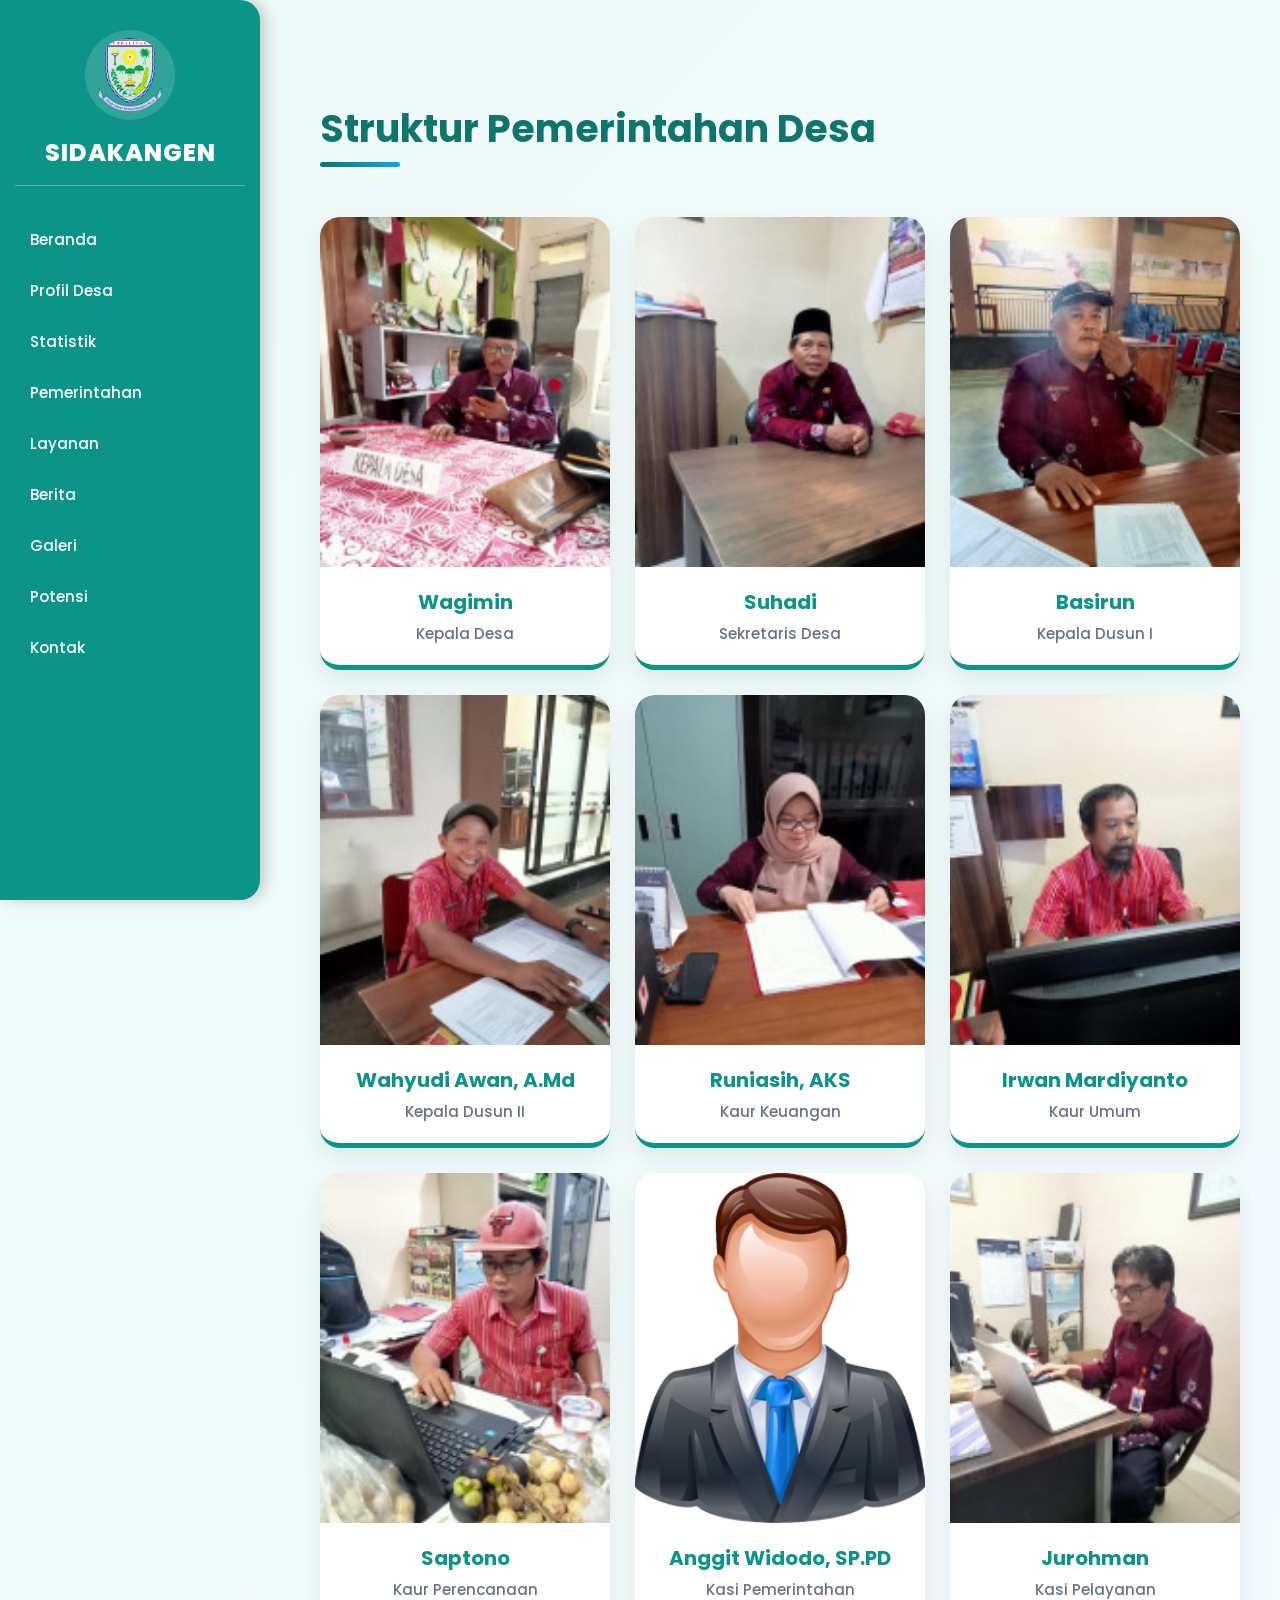
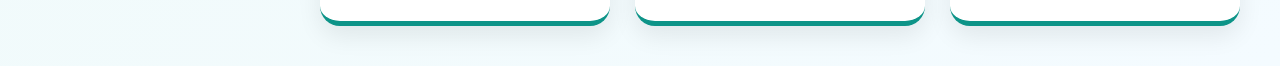
<file: pemerintahan.html>
<!DOCTYPE html>
<html lang="id">
<head>
    <meta charset="UTF-8">
    <meta name="viewport" content="width=device-width, initial-scale=1.0">
    <title>Pemerintahan Desa - SidaKangen</title>
    <head>
    <meta charset="UTF-8">
    <meta name="viewport" content="width=device-width, initial-scale=1.0">
</head>
    <!-- Fonts -->
    <link href="https://fonts.googleapis.com/css2?family=Poppins:wght@300;400;500;600;700&display=swap" rel="stylesheet">
    <link rel="stylesheet" href="assets/css/style.css">

    <style>
        /* CSS KHUSUS PEMERINTAHAN AGAR RAPI */
        .pemerintah-grid {
            display: grid;
            /* Membuat 3 kolom di layar besar, otomatis menyesuaikan di layar kecil */
            grid-template-columns: repeat(auto-fit, minmax(280px, 1fr));
            gap: 25px;
            margin-top: 30px;
        }

        .pemerintah-card {
            background: white;
            border-radius: 20px;
            overflow: hidden;
            box-shadow: 0 10px 25px rgba(0,0,0,0.08);
            transition: 0.3s;
            text-align: center;
            border-bottom: 5px solid #0d9488; /* Warna Teal biar senada */
            display: flex;
            flex-direction: column;
        }

        .pemerintah-card:hover {
            transform: translateY(-10px);
            box-shadow: 0 15px 35px rgba(13, 148, 136, 0.2);
        }

        /* Mengunci ukuran foto agar semua SAMA BESAR */
        .pemerintah-card img {
            width: 100%;
            height: 350px; /* Tinggi foto dikunci */
            object-fit: cover; /* Foto akan terpotong rapi tanpa gepeng */
            object-position: top; /* Fokus ke wajah */
        }

        .pemerintah-info {
            padding: 20px;
            flex-grow: 1;
            display: flex;
            flex-direction: column;
            justify-content: center;
        }

        .pemerintah-info h3 {
            color: #0d9488;
            margin-bottom: 5px;
            font-size: 20px;
            font-weight: 700;
        }

        .pemerintah-info p {
            color: #64748b;
            font-size: 15px;
            font-weight: 500;
            margin: 0;
        }

        /* Penyesuaian Main Content */
        .main {
            margin-left: 280px;
            padding: 40px;
        }

        @media (max-width: 768px) {
            .main { margin-left: 0; padding: 20px; }
        }
    </style>
</head>
<body>

<div class="container">
    <!-- SIDEBAR -->
    <!-- SIDEBAR -->
<aside class="sidebar">
    <img src="assets/img/logo sidkangen.png" class="sidebar-logo" alt="Logo Desa SidaKangen">
    <h2>SidaKangen</h2>
    <ul>
        <li><a href="index.html">Beranda</a></li>
        <li><a href="profil-desa.html">Profil Desa</a></li>
        <li><a href="statistik.html">Statistik</a></li>
        <li><a href="pemerintahan.html">Pemerintahan</a></li>
        <li><a href="layanan.html">Layanan</a></li>
        <li><a href="berita.html">Berita</a></li>
        <li><a href="galeri.html">Galeri</a></li>
        <li><a href="potensi.html">Potensi</a></li>
        <li><a href="kontak.html">Kontak</a></li>
    </ul>
</aside>

    <!-- MAIN -->
    <main class="main">
        <h1 class="title">Struktur Pemerintahan Desa</h1>

        <div class="pemerintah-grid">
            
            <!-- 1. KEPALA DESA -->
            <div class="pemerintah-card">
                <img src="assets/img/kepala desa pak wagimin.jpg" alt="Kepala Desa">
                <div class="pemerintah-info">
                    <h3>Wagimin</h3>
                    <p>Kepala Desa</p>
                </div>
            </div>

            <!-- 2. SEKRETARIS -->
            <div class="pemerintah-card">
                <img src="assets/img/sekertaris pak suhadi.jpeg" alt="Sekretaris Desa">
                <div class="pemerintah-info">
                    <h3>Suhadi</h3>
                    <p>Sekretaris Desa</p>
                </div>
            </div>

            <!-- 3. KEPALA DUSUN I -->
            <div class="pemerintah-card">
                <img src="assets/img/kepala dusun 1 pak basirun.jpg" alt="Kadus I">
                <div class="pemerintah-info">
                    <h3>Basirun</h3>
                    <p>Kepala Dusun I</p>
                </div>
            </div>

            <!-- 4. KEPALA DUSUN II -->
            <div class="pemerintah-card">
                <img src="assets/img/WAHYUDI.jpg" alt="Kadus II">
                <div class="pemerintah-info">
                    <h3>Wahyudi Awan, A.Md</h3>
                    <p>Kepala Dusun II</p>
                </div>
            </div>

            <!-- 5. KAUR KEUANGAN -->
            <div class="pemerintah-card">
                <img src="assets/img/kaur keuangan RUNIASIH,AKS.jpg" alt="Kaur Keuangan">
                <div class="pemerintah-info">
                    <h3>Runiasih, AKS</h3>
                    <p>Kaur Keuangan</p>
                </div>
            </div>

            <!-- 6. KAUR UMUM -->
            <div class="pemerintah-card">
                <img src="assets/img/kaur  umum IRWAN MARDIYANTO.jpg" alt="Kaur Umum">
                <div class="pemerintah-info">
                    <h3>Irwan Mardiyanto</h3>
                    <p>Kaur Umum</p>
                </div>
            </div>

            <!-- 7. KAUR PERENCANAAN -->
            <div class="pemerintah-card">
                <img src="assets/img/Kaur Perencanaan saptono.jpg" alt="Kaur Perencanaan">
                <div class="pemerintah-info">
                    <h3>Saptono</h3>
                    <p>Kaur Perencanaan</p>
                </div>
            </div>

            <!-- 8. KASI PEMERINTAHAN -->
            <div class="pemerintah-card">
                <img src="assets/img/kasi pemerintahan ANGGIT WIDODO, SP.PD.png" alt="Kasi Pemerintahan">
                <div class="pemerintah-info">
                    <h3>Anggit Widodo, SP.PD</h3>
                    <p>Kasi Pemerintahan</p>
                </div>
            </div>

            <!-- 9. KASI PELAYANAN -->
            <div class="pemerintah-card">
                <img src="assets/img/kassi pelayanan jurohman.jpg" alt="Kasi Pelayanan">
                <div class="pemerintah-info">
                    <h3>Jurohman</h3>
                    <p>Kasi Pelayanan</p>
                </div>
            </div>

        </div> <!-- Akhir Grid -->
    </main>
</div>
<meta name="viewport" content="width=device-width, initial-scale=1.0">
</body>
</html>
</file>
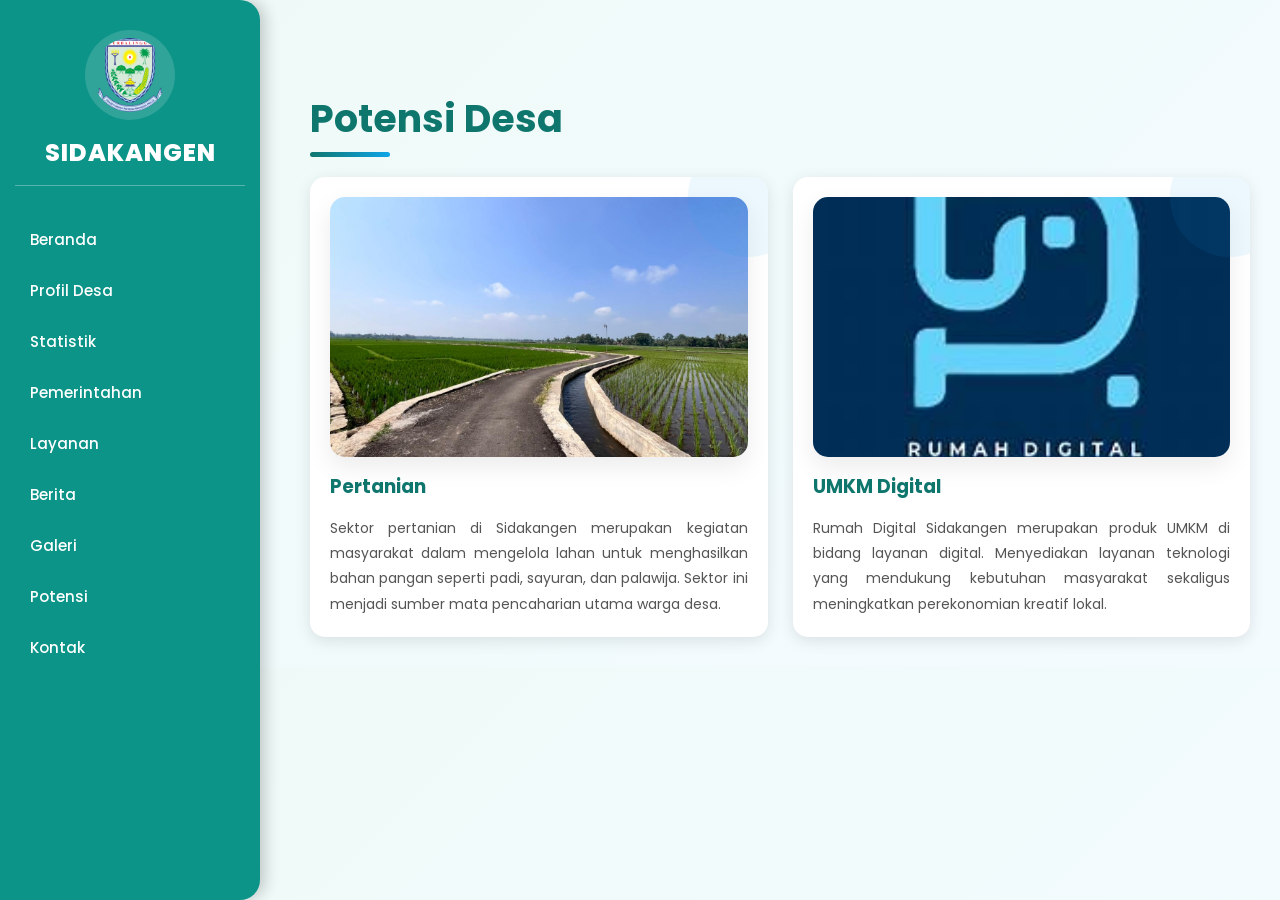
<file: potensi.html>
<!DOCTYPE html>
<html lang="id">
<head>
    <meta charset="UTF-8">
    <meta name="viewport" content="width=device-width, initial-scale=1.0">
    <title>Potensi Desa - SidaKangen</title>
    <head>
    <meta charset="UTF-8">
    <meta name="viewport" content="width=device-width, initial-scale=1.0">
</head>
    <!-- Google Fonts -->
    <link rel="preconnect" href="https://fonts.googleapis.com">
    <link rel="preconnect" href="https://fonts.gstatic.com" crossorigin>
    <link href="https://fonts.googleapis.com/css2?family=Poppins:wght@300;400;500;600;700&display=swap" rel="stylesheet">
    
    <!-- CSS -->
    <link rel="stylesheet" href="assets/css/style.css">
</head>
<body>

<div class="container">
    <!-- SIDEBAR -->
<aside class="sidebar">
    <img src="assets/img/logo sidkangen.png" class="sidebar-logo" alt="Logo Desa SidaKangen">
    <h2>SidaKangen</h2>
    <ul>
        <li><a href="index.html">Beranda</a></li>
        <li><a href="profil-desa.html">Profil Desa</a></li>
        <li><a href="statistik.html">Statistik</a></li>
        <li><a href="pemerintahan.html">Pemerintahan</a></li>
        <li><a href="layanan.html">Layanan</a></li>
        <li><a href="berita.html">Berita</a></li>
        <li><a href="galeri.html">Galeri</a></li>
        <li><a href="potensi.html">Potensi</a></li>
        <li><a href="kontak.html">Kontak</a></li>
    </ul>
</aside>

    <main class="main">
        <h1 class="title">Potensi Desa</h1>

        <!-- Gunakan class 'gallery' agar layout kartu rapi dan otomatis di HP -->
        <div class="gallery">
            <div class="gallery-item card" style="padding: 20px; background: white;">
                <img src="assets/img/sawah2.jpeg" style="border-radius: 15px;">
                <h3 style="margin-top: 15px; color: #0f766e;">Pertanian</h3>
                <p style="text-align: justify; font-size: 14px;">
                    Sektor pertanian di Sidakangen merupakan kegiatan masyarakat dalam mengelola lahan untuk menghasilkan bahan pangan seperti padi, sayuran, dan palawija. Sektor ini menjadi sumber mata pencaharian utama warga desa.
                </p>
            </div>

            <div class="gallery-item card" style="padding: 20px; background: white;">
                <!-- Pastikan nama file ini tidak ada spasi di foldernya -->
                <img src="assets/img/rumah digital.jpg" style="border-radius: 15px;">
                <h3 style="margin-top: 15px; color: #0f766e;">UMKM Digital</h3>
                <p style="text-align: justify; font-size: 14px;">
                    Rumah Digital Sidakangen merupakan produk UMKM di bidang layanan digital. Menyediakan layanan teknologi yang mendukung kebutuhan masyarakat sekaligus meningkatkan perekonomian kreatif lokal.
                </p>
            </div>
        </div>
    </main>
</div>

</body>
</html>
</file>
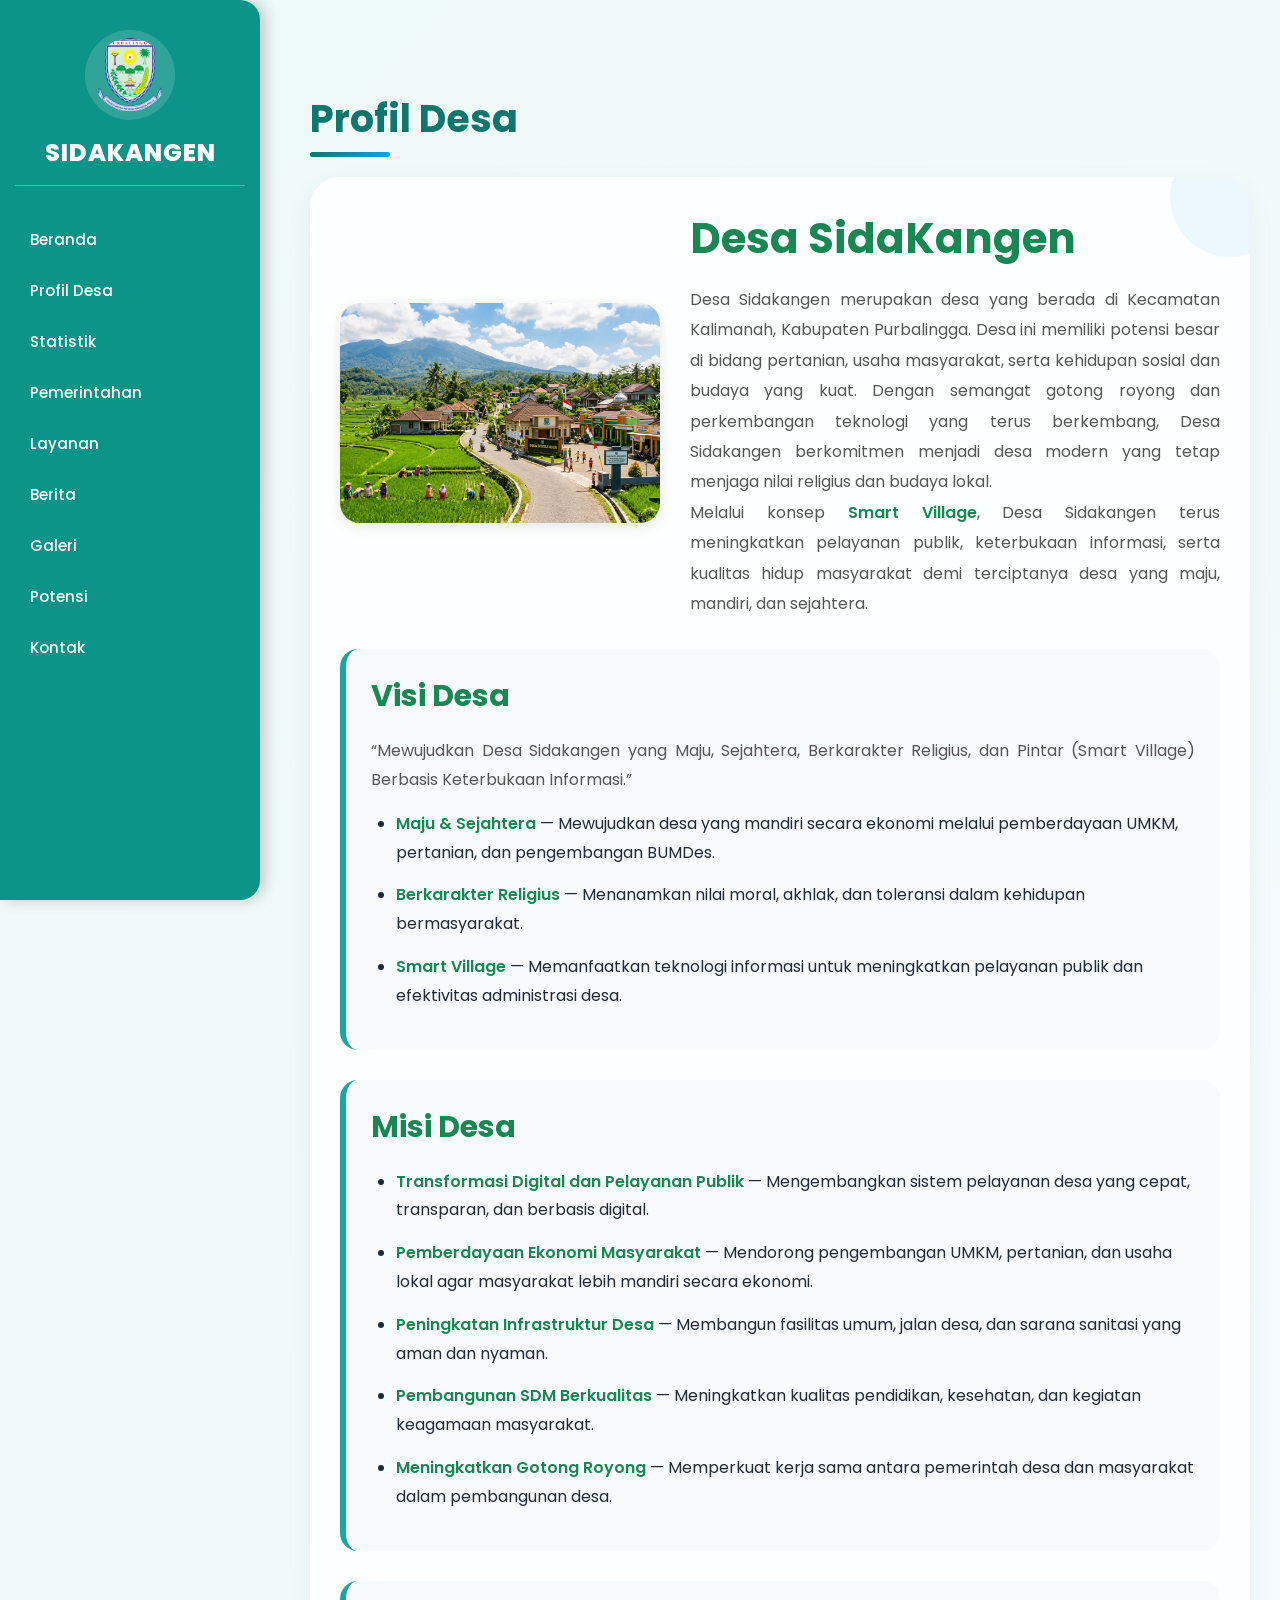
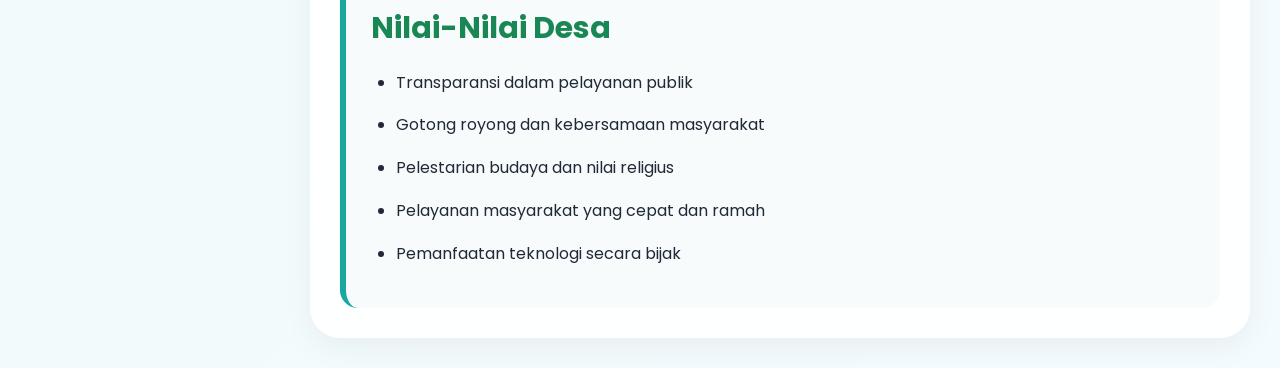
<file: profil-desa.html>
<!DOCTYPE html>
<html lang="id">

<head>

<link rel="preconnect" href="https://fonts.googleapis.com">
<link rel="preconnect" href="https://fonts.gstatic.com" crossorigin>

<link href="https://fonts.googleapis.com/css2?family=Poppins:wght@300;400;500;600;700&display=swap" rel="stylesheet">

<meta charset="UTF-8">
<meta name="viewport" content="width=device-width, initial-scale=1.0">

<title>Profil Desa</title>

<link rel="stylesheet" href="assets/css/style.css">
<head>
    <meta charset="UTF-8">
    <meta name="viewport" content="width=device-width, initial-scale=1.0">
</head>
<style>

.profil-wrapper{
  display:flex;
  flex-direction:column;
  gap:30px;
}

.profil-header{
  display:flex;
  gap:30px;
  align-items:center;
  flex-wrap:wrap;
}

.profil-header img{
  width:320px;
  height:220px;
  object-fit:cover;
  border-radius:20px;
  box-shadow:0 4px 15px rgba(0,0,0,0.1);
}

.profil-info{
  flex:1;
}

.profil-info h2{
  color:#198754;
  font-size:42px;
  margin-bottom:15px;
}

.profil-info p{
  line-height:1.9;
  text-align:justify;
}

.section-box{
  background:#f8fbfc;
  border-left:6px solid #1aa7a1;
  padding:25px;
  border-radius:18px;
}

.section-box h3{
  color:#198754;
  font-size:30px;
  margin-bottom:18px;
}

.section-box p{
  line-height:1.8;
  margin-bottom:15px;
  text-align:justify;
}

.section-box ul{
  padding-left:25px;
}

.section-box li{
  margin-bottom:14px;
  line-height:1.8;
}

.highlight{
  color:#198754;
  font-weight:600;
}

@media(max-width:768px){

  .profil-header{
    flex-direction:column;
    align-items:flex-start;
  }

  .profil-header img{
    width:100%;
    height:auto;
  }

  .profil-info h2{
    font-size:32px;
  }

}

</style>

</head>

<body>

<div class="container">

<!-- SIDEBAR -->
<!-- SIDEBAR -->
<aside class="sidebar">
    <img src="assets/img/logo sidkangen.png" class="sidebar-logo" alt="Logo Desa SidaKangen">
    <h2>SidaKangen</h2>
    <ul>
        <li><a href="index.html">Beranda</a></li>
        <li><a href="profil-desa.html">Profil Desa</a></li>
        <li><a href="statistik.html">Statistik</a></li>
        <li><a href="pemerintahan.html">Pemerintahan</a></li>
        <li><a href="layanan.html">Layanan</a></li>
        <li><a href="berita.html">Berita</a></li>
        <li><a href="galeri.html">Galeri</a></li>
        <li><a href="potensi.html">Potensi</a></li>
        <li><a href="kontak.html">Kontak</a></li>
    </ul>
</aside>

<!-- MAIN -->

<main class="main">

<h1 class="title">Profil Desa</h1>

<div class="card">

<div class="profil-wrapper">

<!-- HEADER PROFIL -->

<div class="profil-header">

<!-- FOTO DESA -->
<img src="assets/img/desa sidakangen.png" alt="Desa Sidakangen">


<div class="profil-info">

<h2>Desa SidaKangen</h2>

<p>
Desa Sidakangen merupakan desa yang berada di Kecamatan Kalimanah, Kabupaten Purbalingga. 
Desa ini memiliki potensi besar di bidang pertanian, usaha masyarakat, serta kehidupan sosial dan budaya yang kuat. 
Dengan semangat gotong royong dan perkembangan teknologi yang terus berkembang, Desa Sidakangen berkomitmen menjadi desa modern yang tetap menjaga nilai religius dan budaya lokal.
</p>

<p>
Melalui konsep <span class="highlight">Smart Village</span>, Desa Sidakangen terus meningkatkan pelayanan publik, keterbukaan informasi, serta kualitas hidup masyarakat demi terciptanya desa yang maju, mandiri, dan sejahtera.
</p>

</div>

</div>

<!-- VISI -->

<div class="section-box">

<h3>Visi Desa</h3>

<p>
“Mewujudkan Desa Sidakangen yang Maju, Sejahtera, Berkarakter Religius, dan Pintar (Smart Village) Berbasis Keterbukaan Informasi.”
</p>

<ul>

<li>
<span class="highlight">Maju & Sejahtera</span> — 
Mewujudkan desa yang mandiri secara ekonomi melalui pemberdayaan UMKM, pertanian, dan pengembangan BUMDes.
</li>

<li>
<span class="highlight">Berkarakter Religius</span> — 
Menanamkan nilai moral, akhlak, dan toleransi dalam kehidupan bermasyarakat.
</li>

<li>
<span class="highlight">Smart Village</span> — 
Memanfaatkan teknologi informasi untuk meningkatkan pelayanan publik dan efektivitas administrasi desa.
</li>

</ul>

</div>

<!-- MISI -->

<div class="section-box">

<h3>Misi Desa</h3>

<ul>

<li>
<span class="highlight">Transformasi Digital dan Pelayanan Publik</span> — 
Mengembangkan sistem pelayanan desa yang cepat, transparan, dan berbasis digital.
</li>

<li>
<span class="highlight">Pemberdayaan Ekonomi Masyarakat</span> — 
Mendorong pengembangan UMKM, pertanian, dan usaha lokal agar masyarakat lebih mandiri secara ekonomi.
</li>

<li>
<span class="highlight">Peningkatan Infrastruktur Desa</span> — 
Membangun fasilitas umum, jalan desa, dan sarana sanitasi yang aman dan nyaman.
</li>

<li>
<span class="highlight">Pembangunan SDM Berkualitas</span> — 
Meningkatkan kualitas pendidikan, kesehatan, dan kegiatan keagamaan masyarakat.
</li>

<li>
<span class="highlight">Meningkatkan Gotong Royong</span> — 
Memperkuat kerja sama antara pemerintah desa dan masyarakat dalam pembangunan desa.
</li>

</ul>

</div>

<!-- NILAI DESA -->

<div class="section-box">

<h3>Nilai-Nilai Desa</h3>

<ul>

<li>Transparansi dalam pelayanan publik</li>
<li>Gotong royong dan kebersamaan masyarakat</li>
<li>Pelestarian budaya dan nilai religius</li>
<li>Pelayanan masyarakat yang cepat dan ramah</li>
<li>Pemanfaatan teknologi secara bijak</li>

</ul>

</div>

</div>

</div>

</main>

</div>
<meta name="viewport" content="width=device-width, initial-scale=1.0">
</body>
</html>
</file>
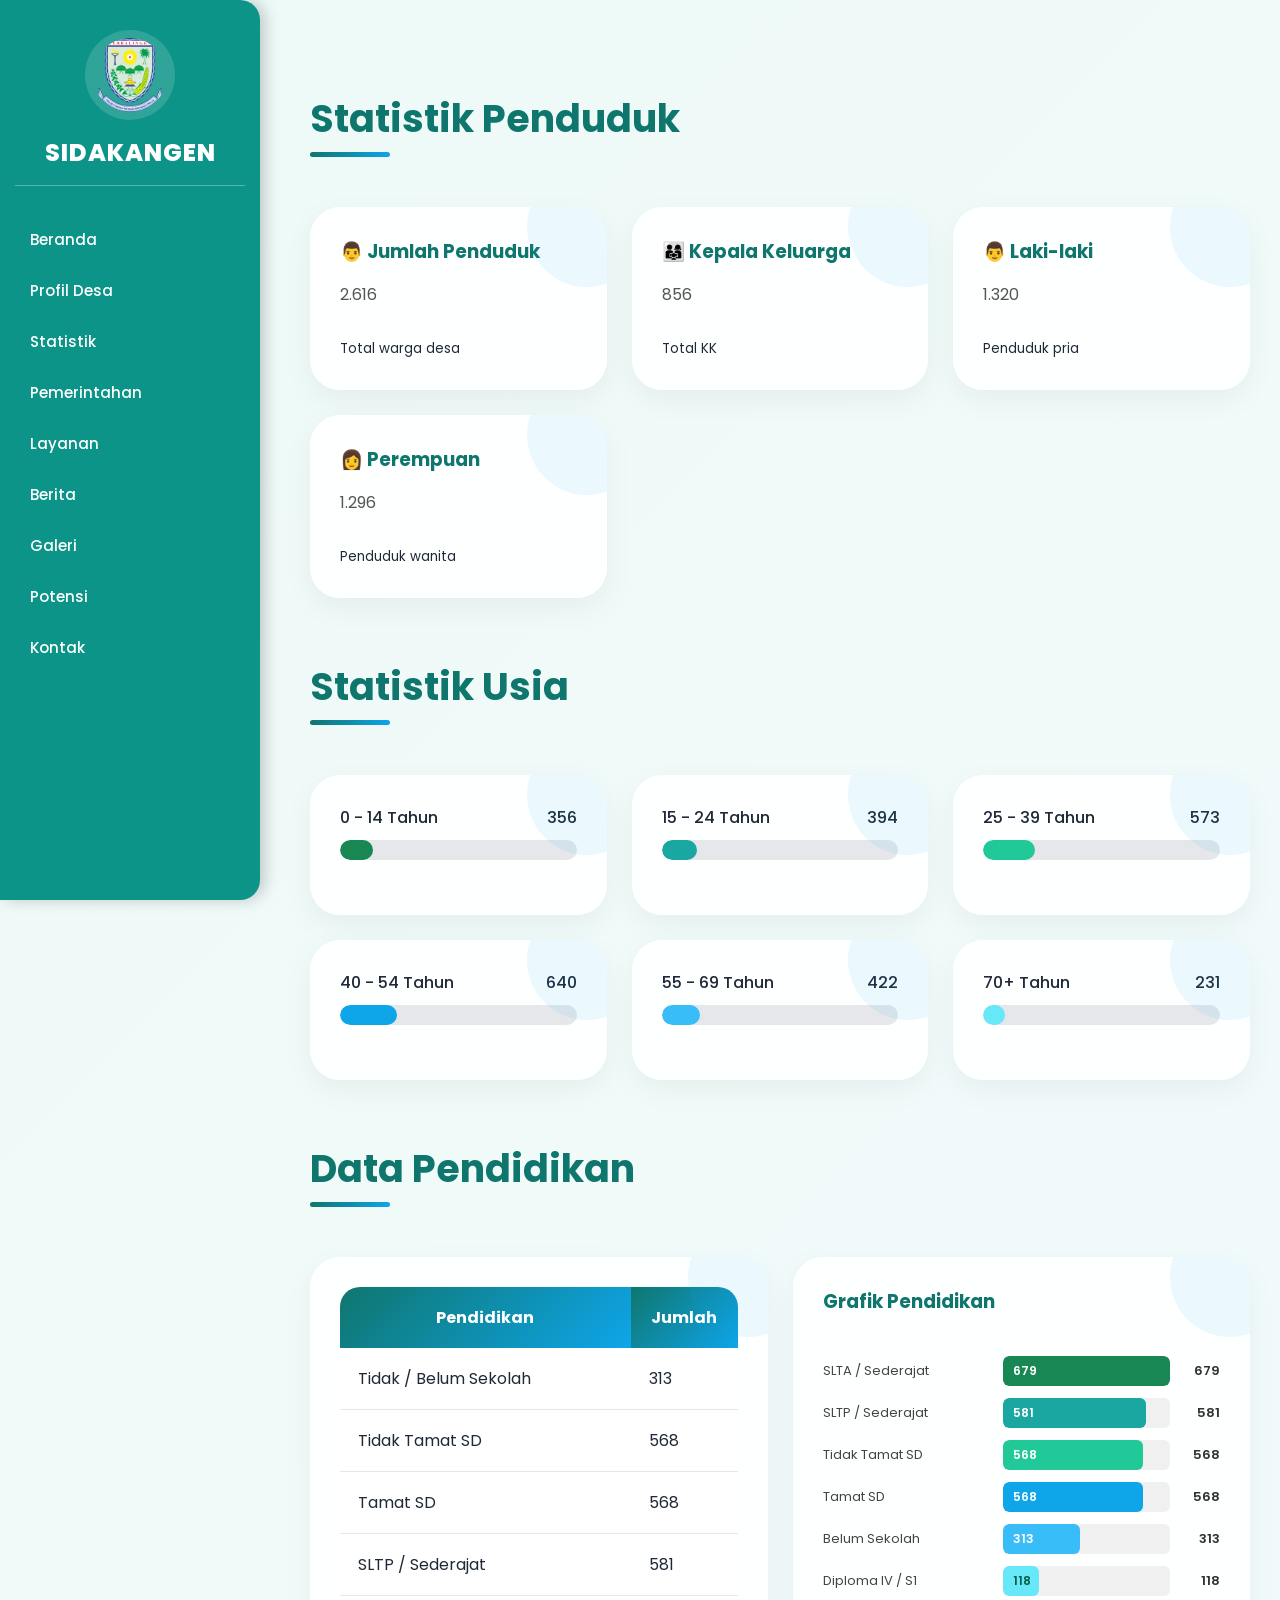
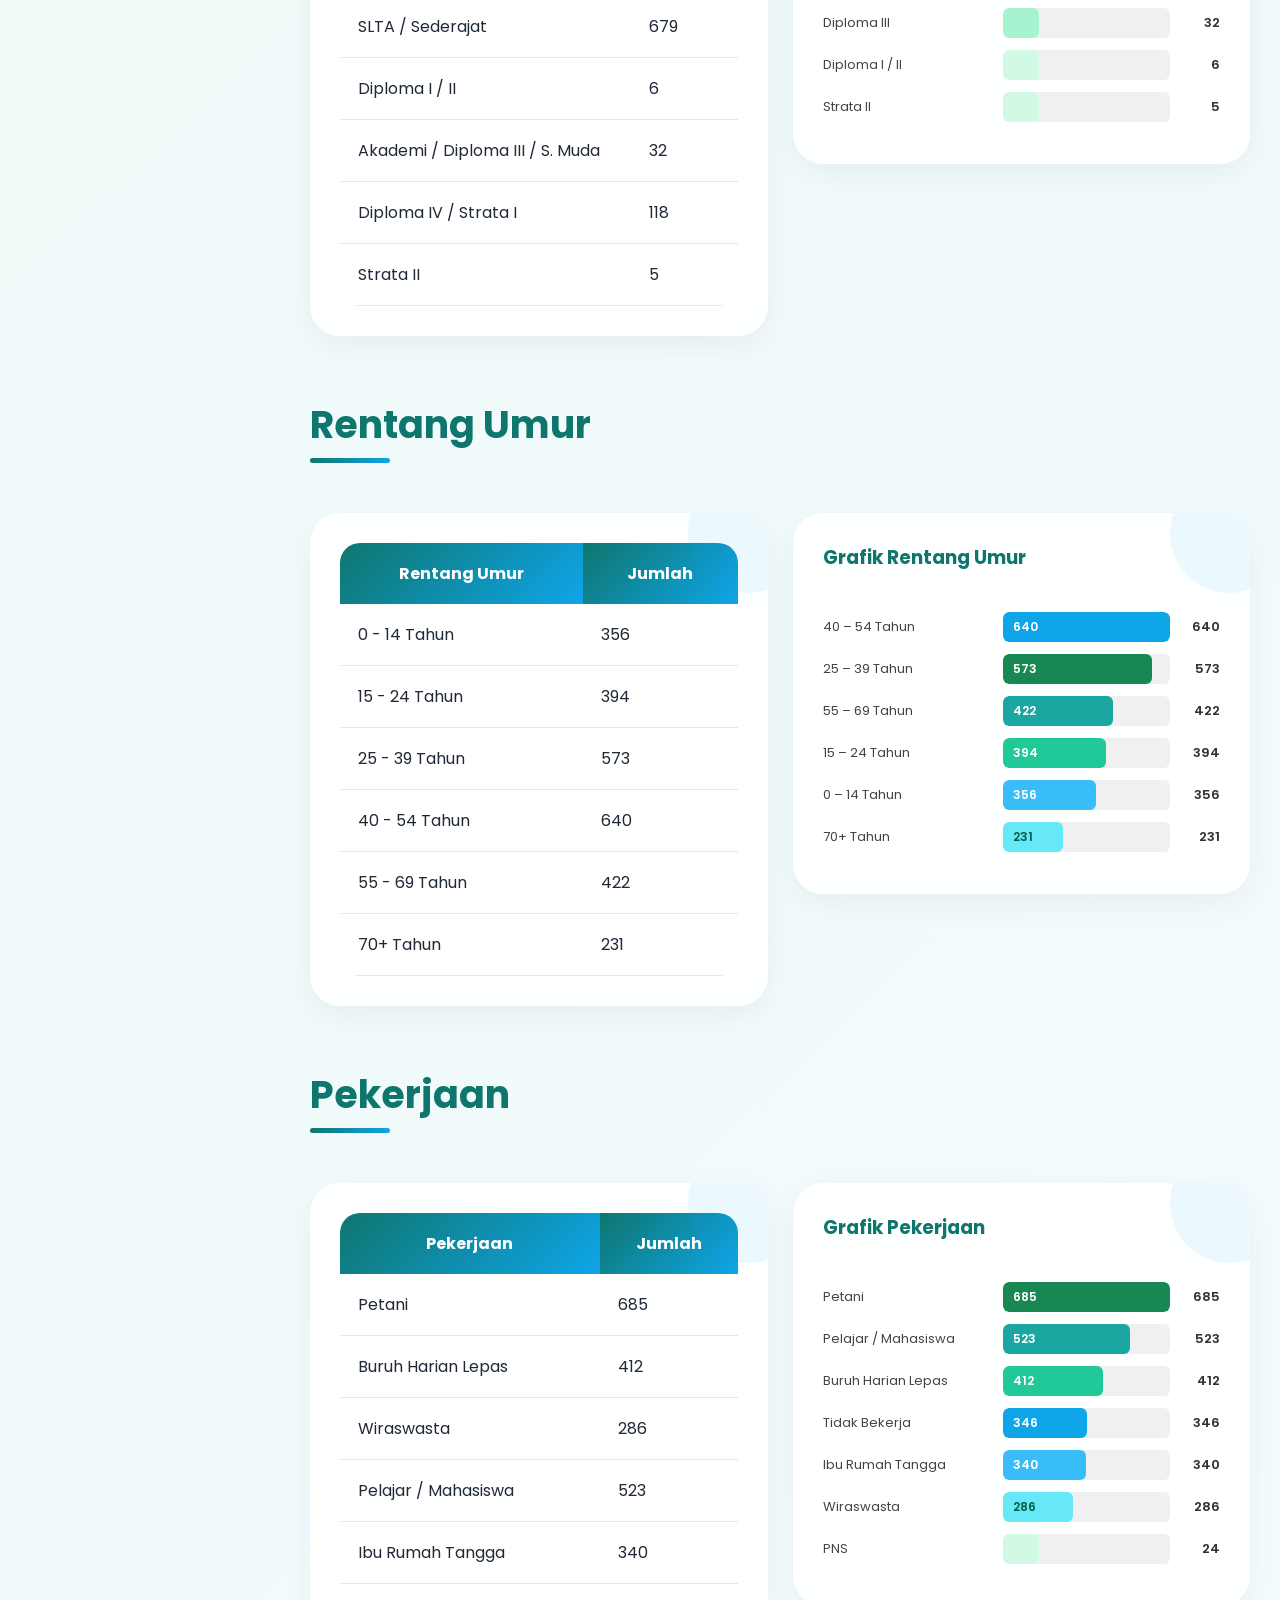
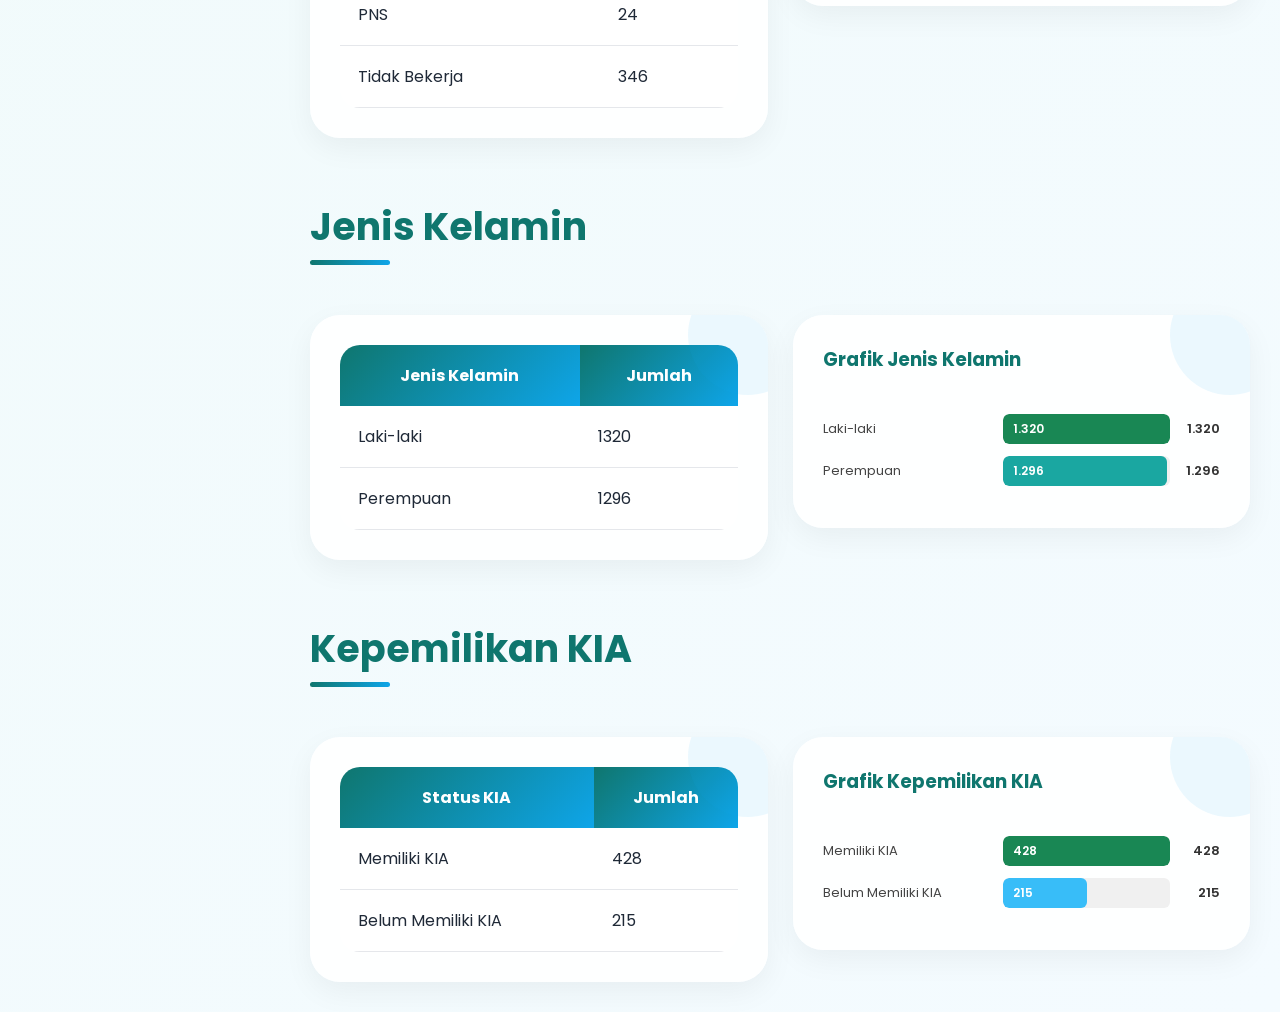
<file: statistik.html>
<!DOCTYPE html>
<html lang="id">

<head>

<link rel="preconnect" href="https://fonts.googleapis.com">
<link rel="preconnect" href="https://fonts.gstatic.com" crossorigin>
<link href="https://fonts.googleapis.com/css2?family=Poppins:wght@300;400;500;600;700&display=swap" rel="stylesheet">

<meta charset="UTF-8">
<meta name="viewport" content="width=device-width, initial-scale=1.0">
<title>Statistik</title>

<link rel="stylesheet" href="assets/css/style.css">

<style>

.bar-chart-wrapper {
  width: 100%;
}

.bar-row {
  display: flex;
  align-items: center;
  gap: 10px;
  margin-bottom: 12px;
}

.bar-label {
  font-size: 13px;
  color: #444;
  width: 170px;
  flex-shrink: 0;
}

.bar-track {
  flex: 1;
  background: #f0f0f0;
  border-radius: 6px;
  height: 30px;
  overflow: hidden;
}

.bar-fill {
  height: 100%;
  border-radius: 6px;
  display: flex;
  align-items: center;
  padding-left: 10px;
  box-sizing: border-box;
  min-width: 36px;
}

.bar-fill span {
  font-size: 12px;
  font-weight: 600;
  color: #fff;
  white-space: nowrap;
}

.bar-number {
  font-size: 13px;
  font-weight: 600;
  color: #333;
  width: 40px;
  text-align: right;
  flex-shrink: 0;
}

.stats {
  align-items: flex-start;
}

</style>

</head>

<body>

<div class="container">

<aside class="sidebar">
    <img src="assets/img/logo sidkangen.png" class="sidebar-logo" alt="Logo Desa SidaKangen">
    <h2>SidaKangen</h2>
    <ul>
        <li><a href="index.html">Beranda</a></li>
        <li><a href="profil-desa.html">Profil Desa</a></li>
        <li><a href="statistik.html">Statistik</a></li>
        <li><a href="pemerintahan.html">Pemerintahan</a></li>
        <li><a href="layanan.html">Layanan</a></li>
        <li><a href="berita.html">Berita</a></li>
        <li><a href="galeri.html">Galeri</a></li>
        <li><a href="potensi.html">Potensi</a></li>
        <li><a href="kontak.html">Kontak</a></li>
    </ul>
</aside>

<main class="main">

<h1 class="title">Statistik Penduduk</h1>

<div class="stats-wrapper">
  <div class="stats">
    <div class="card">
      <h3>👨 Jumlah Penduduk</h3>
      <p class="stat-number">2.616</p><br>
      <small>Total warga desa</small>
    </div>
    <div class="card">
      <h3>👨‍👩‍👧 Kepala Keluarga</h3>
      <p class="stat-number">856</p><br>
      <small>Total KK</small>
    </div>
    <div class="card">
      <h3>👨 Laki-laki</h3>
      <p class="stat-number">1.320</p><br>
      <small>Penduduk pria</small>
    </div>
    <div class="card">
      <h3>👩 Perempuan</h3>
      <p class="stat-number">1.296</p><br>
      <small>Penduduk wanita</small>
    </div>
  </div>
</div>

<h1 class="title">Statistik Usia</h1>

<div class="stats usia-grid">
  <div class="card">
    <div class="chart-item">
      <div class="chart-info"><span>0 - 14 Tahun</span><span>356</span></div>
      <div class="bar"><div class="fill" style="width:14%; background:#198754;"></div></div>
    </div>
  </div>
  <div class="card">
    <div class="chart-item">
      <div class="chart-info"><span>15 - 24 Tahun</span><span>394</span></div>
      <div class="bar"><div class="fill" style="width:15%; background:#1aa7a1;"></div></div>
    </div>
  </div>
  <div class="card">
    <div class="chart-item">
      <div class="chart-info"><span>25 - 39 Tahun</span><span>573</span></div>
      <div class="bar"><div class="fill" style="width:22%; background:#20c997;"></div></div>
    </div>
  </div>
  <div class="card">
    <div class="chart-item">
      <div class="chart-info"><span>40 - 54 Tahun</span><span>640</span></div>
      <div class="bar"><div class="fill" style="width:24%; background:#0ea5e9;"></div></div>
    </div>
  </div>
  <div class="card">
    <div class="chart-item">
      <div class="chart-info"><span>55 - 69 Tahun</span><span>422</span></div>
      <div class="bar"><div class="fill" style="width:16%; background:#38bdf8;"></div></div>
    </div>
  </div>
  <div class="card">
    <div class="chart-item">
      <div class="chart-info"><span>70+ Tahun</span><span>231</span></div>
      <div class="bar"><div class="fill" style="width:9%; background:#67e8f9;"></div></div>
    </div>
  </div>
</div>

<h1 class="title">Data Pendidikan</h1>

<div class="stats">
  <div class="card">
    <table>
      <tr><th>Pendidikan</th><th>Jumlah</th></tr>
      <tr><td>Tidak / Belum Sekolah</td><td>313</td></tr>
      <tr><td>Tidak Tamat SD</td><td>568</td></tr>
      <tr><td>Tamat SD</td><td>568</td></tr>
      <tr><td>SLTP / Sederajat</td><td>581</td></tr>
      <tr><td>SLTA / Sederajat</td><td>679</td></tr>
      <tr><td>Diploma I / II</td><td>6</td></tr>
      <tr><td>Akademi / Diploma III / S. Muda</td><td>32</td></tr>
      <tr><td>Diploma IV / Strata I</td><td>118</td></tr>
      <tr><td>Strata II</td><td>5</td></tr>
    </table>
  </div>

  <div class="card">
    <h3>Grafik Pendidikan</h3><br>
    <div class="bar-chart-wrapper">
      <div class="bar-row">
        <span class="bar-label">SLTA / Sederajat</span>
        <div class="bar-track"><div class="bar-fill" style="width:100%;background:#198754;"><span>679</span></div></div>
        <span class="bar-number">679</span>
      </div>
      <div class="bar-row">
        <span class="bar-label">SLTP / Sederajat</span>
        <div class="bar-track"><div class="bar-fill" style="width:85.6%;background:#1aa7a1;"><span>581</span></div></div>
        <span class="bar-number">581</span>
      </div>
      <div class="bar-row">
        <span class="bar-label">Tidak Tamat SD</span>
        <div class="bar-track"><div class="bar-fill" style="width:83.7%;background:#20c997;"><span>568</span></div></div>
        <span class="bar-number">568</span>
      </div>
      <div class="bar-row">
        <span class="bar-label">Tamat SD</span>
        <div class="bar-track"><div class="bar-fill" style="width:83.7%;background:#0ea5e9;"><span>568</span></div></div>
        <span class="bar-number">568</span>
      </div>
      <div class="bar-row">
        <span class="bar-label">Belum Sekolah</span>
        <div class="bar-track"><div class="bar-fill" style="width:46.1%;background:#38bdf8;"><span>313</span></div></div>
        <span class="bar-number">313</span>
      </div>
      <div class="bar-row">
        <span class="bar-label">Diploma IV / S1</span>
        <div class="bar-track"><div class="bar-fill" style="width:17.4%;background:#67e8f9;"><span style="color:#065f46">118</span></div></div>
        <span class="bar-number">118</span>
      </div>
      <div class="bar-row">
        <span class="bar-label">Diploma III</span>
        <div class="bar-track"><div class="bar-fill" style="width:4.7%;background:#a7f3d0;"></div></div>
        <span class="bar-number">32</span>
      </div>
      <div class="bar-row">
        <span class="bar-label">Diploma I / II</span>
        <div class="bar-track"><div class="bar-fill" style="width:0.9%;background:#d1fae5;"></div></div>
        <span class="bar-number">6</span>
      </div>
      <div class="bar-row">
        <span class="bar-label">Strata II</span>
        <div class="bar-track"><div class="bar-fill" style="width:0.7%;background:#d1fae5;"></div></div>
        <span class="bar-number">5</span>
      </div>
    </div>
  </div>
</div>

<h1 class="title">Rentang Umur</h1>

<div class="stats">
  <div class="card">
    <table>
      <tr><th>Rentang Umur</th><th>Jumlah</th></tr>
      <tr><td>0 - 14 Tahun</td><td>356</td></tr>
      <tr><td>15 - 24 Tahun</td><td>394</td></tr>
      <tr><td>25 - 39 Tahun</td><td>573</td></tr>
      <tr><td>40 - 54 Tahun</td><td>640</td></tr>
      <tr><td>55 - 69 Tahun</td><td>422</td></tr>
      <tr><td>70+ Tahun</td><td>231</td></tr>
    </table>
  </div>

  <div class="card">
    <h3>Grafik Rentang Umur</h3><br>
    <div class="bar-chart-wrapper">
      <div class="bar-row">
        <span class="bar-label">40 – 54 Tahun</span>
        <div class="bar-track"><div class="bar-fill" style="width:100%;background:#0ea5e9;"><span>640</span></div></div>
        <span class="bar-number">640</span>
      </div>
      <div class="bar-row">
        <span class="bar-label">25 – 39 Tahun</span>
        <div class="bar-track"><div class="bar-fill" style="width:89.5%;background:#198754;"><span>573</span></div></div>
        <span class="bar-number">573</span>
      </div>
      <div class="bar-row">
        <span class="bar-label">55 – 69 Tahun</span>
        <div class="bar-track"><div class="bar-fill" style="width:65.9%;background:#1aa7a1;"><span>422</span></div></div>
        <span class="bar-number">422</span>
      </div>
      <div class="bar-row">
        <span class="bar-label">15 – 24 Tahun</span>
        <div class="bar-track"><div class="bar-fill" style="width:61.6%;background:#20c997;"><span>394</span></div></div>
        <span class="bar-number">394</span>
      </div>
      <div class="bar-row">
        <span class="bar-label">0 – 14 Tahun</span>
        <div class="bar-track"><div class="bar-fill" style="width:55.6%;background:#38bdf8;"><span>356</span></div></div>
        <span class="bar-number">356</span>
      </div>
      <div class="bar-row">
        <span class="bar-label">70+ Tahun</span>
        <div class="bar-track"><div class="bar-fill" style="width:36.1%;background:#67e8f9;"><span style="color:#065f46">231</span></div></div>
        <span class="bar-number">231</span>
      </div>
    </div>
  </div>
</div>

<h1 class="title">Pekerjaan</h1>

<div class="stats">
  <div class="card">
    <table>
      <tr><th>Pekerjaan</th><th>Jumlah</th></tr>
      <tr><td>Petani</td><td>685</td></tr>
      <tr><td>Buruh Harian Lepas</td><td>412</td></tr>
      <tr><td>Wiraswasta</td><td>286</td></tr>
      <tr><td>Pelajar / Mahasiswa</td><td>523</td></tr>
      <tr><td>Ibu Rumah Tangga</td><td>340</td></tr>
      <tr><td>PNS</td><td>24</td></tr>
      <tr><td>Tidak Bekerja</td><td>346</td></tr>
    </table>
  </div>

  <div class="card">
    <h3>Grafik Pekerjaan</h3><br>
    <div class="bar-chart-wrapper">
      <div class="bar-row">
        <span class="bar-label">Petani</span>
        <div class="bar-track"><div class="bar-fill" style="width:100%;background:#198754;"><span>685</span></div></div>
        <span class="bar-number">685</span>
      </div>
      <div class="bar-row">
        <span class="bar-label">Pelajar / Mahasiswa</span>
        <div class="bar-track"><div class="bar-fill" style="width:76.4%;background:#1aa7a1;"><span>523</span></div></div>
        <span class="bar-number">523</span>
      </div>
      <div class="bar-row">
        <span class="bar-label">Buruh Harian Lepas</span>
        <div class="bar-track"><div class="bar-fill" style="width:60.1%;background:#20c997;"><span>412</span></div></div>
        <span class="bar-number">412</span>
      </div>
      <div class="bar-row">
        <span class="bar-label">Tidak Bekerja</span>
        <div class="bar-track"><div class="bar-fill" style="width:50.5%;background:#0ea5e9;"><span>346</span></div></div>
        <span class="bar-number">346</span>
      </div>
      <div class="bar-row">
        <span class="bar-label">Ibu Rumah Tangga</span>
        <div class="bar-track"><div class="bar-fill" style="width:49.6%;background:#38bdf8;"><span>340</span></div></div>
        <span class="bar-number">340</span>
      </div>
      <div class="bar-row">
        <span class="bar-label">Wiraswasta</span>
        <div class="bar-track"><div class="bar-fill" style="width:41.8%;background:#67e8f9;"><span style="color:#065f46">286</span></div></div>
        <span class="bar-number">286</span>
      </div>
      <div class="bar-row">
        <span class="bar-label">PNS</span>
        <div class="bar-track"><div class="bar-fill" style="width:3.5%;background:#d1fae5;"></div></div>
        <span class="bar-number">24</span>
      </div>
    </div>
  </div>
</div>

<h1 class="title">Jenis Kelamin</h1>

<div class="stats">
  <div class="card">
    <table>
      <tr><th>Jenis Kelamin</th><th>Jumlah</th></tr>
      <tr><td>Laki-laki</td><td>1320</td></tr>
      <tr><td>Perempuan</td><td>1296</td></tr>
    </table>
  </div>

  <div class="card">
    <h3>Grafik Jenis Kelamin</h3><br>
    <div class="bar-chart-wrapper">
      <div class="bar-row">
        <span class="bar-label">Laki-laki</span>
        <div class="bar-track"><div class="bar-fill" style="width:100%;background:#198754;"><span>1.320</span></div></div>
        <span class="bar-number">1.320</span>
      </div>
      <div class="bar-row">
        <span class="bar-label">Perempuan</span>
        <div class="bar-track"><div class="bar-fill" style="width:98.2%;background:#1aa7a1;"><span>1.296</span></div></div>
        <span class="bar-number">1.296</span>
      </div>
    </div>
  </div>
</div>

<h1 class="title">Kepemilikan KIA</h1>

<div class="stats">
  <div class="card">
    <table>
      <tr><th>Status KIA</th><th>Jumlah</th></tr>
      <tr><td>Memiliki KIA</td><td>428</td></tr>
      <tr><td>Belum Memiliki KIA</td><td>215</td></tr>
    </table>
  </div>

  <div class="card">
    <h3>Grafik Kepemilikan KIA</h3><br>
    <div class="bar-chart-wrapper">
      <div class="bar-row">
        <span class="bar-label">Memiliki KIA</span>
        <div class="bar-track"><div class="bar-fill" style="width:100%;background:#198754;"><span>428</span></div></div>
        <span class="bar-number">428</span>
      </div>
      <div class="bar-row">
        <span class="bar-label">Belum Memiliki KIA</span>
        <div class="bar-track"><div class="bar-fill" style="width:50.2%;background:#38bdf8;"><span>215</span></div></div>
        <span class="bar-number">215</span>
      </div>
    </div>
  </div>
</div>

</main>
</div>

</body>
</html>
</file>
<file: assets/css/style.css>
/* ==========================================
   IMPORT FONT (hanya sekali di paling atas)
   ========================================== */
@import url('https://fonts.googleapis.com/css2?family=Poppins:wght@300;400;500;600;700&display=swap');

/* ==========================================
   RESET & BASE
   ========================================== */
* {
  margin: 0;
  padding: 0;
  box-sizing: border-box;
  font-family: 'Poppins', sans-serif !important;
}

body {
  background: linear-gradient(135deg, #eefaf7, #f4fbff);
  color: #1f2937;
  font-size: 16px;
  -webkit-font-smoothing: antialiased;
  -moz-osx-font-smoothing: grayscale;

  /* PERBAIKAN: Layout desktop = sidebar tetap di kiri, konten di kanan */
  display: block;
}

/* ==========================================
   SIDEBAR — DESKTOP (position: fixed)
   ========================================== */
.sidebar {
  width: 260px;
  height: 100vh;
  position: fixed;
  left: 0;
  top: 0;
  background-color: #0d9488 !important;
  padding: 30px 15px;
  color: #ffffff;
  z-index: 9999;
  display: flex;
  flex-direction: column;
  border-top-right-radius: 20px;
  border-bottom-right-radius: 20px;
  box-shadow: 5px 0 15px rgba(0, 0, 0, 0.2);

  /* Scroll jika menu melebihi layar */
  overflow-y: auto;
}
.sidebar-logo {
  display: block;
  width: 90px;
  height: 90px;
  object-fit: contain;
  border-radius: 50%;
  margin: 0 auto 15px auto;
  background: rgba(255, 255, 255, 0.15);
  padding: 8px;
}

.sidebar h2 {
  color: #ffffff !important;
  font-size: 24px;
  font-weight: 800;
  text-align: center;
  margin-bottom: 30px;
  padding-bottom: 15px;
  border-bottom: 1px solid rgba(255, 255, 255, 0.3);
  text-transform: uppercase;
  letter-spacing: 1px;
}

.sidebar ul {
  list-style: none;
  padding: 0;
  margin: 0;
  display: flex;
  flex-direction: column;
  gap: 4px;
}

.sidebar ul li a {
  display: block;
  text-decoration: none;
  color: #ffffff !important;
  padding: 12px 15px;
  border-radius: 10px;
  font-size: 15px;
  font-weight: 500;
  transition: all 0.3s ease;
}

.sidebar ul li a:hover,
.sidebar ul li a.active {
  background-color: rgba(255, 255, 255, 0.2);
  padding-left: 20px;
}

/* ==========================================
   MAIN CONTENT — DESKTOP
   ========================================== */
.main {
  margin-left: 280px; /* sesuai lebar sidebar + sedikit jarak */
  padding: 30px;
}

/* ==========================================
   HERO
   ========================================== */
.hero {
  height: 500px;
  border-radius: 35px;
  overflow: hidden;
  background:
    linear-gradient(rgba(0, 0, 0, 0.45), rgba(0, 0, 0, 0.45)),
    url('../img/Latar-belakang.png');
  background-size: cover;
  background-position: center;
  display: flex;
  align-items: center;
  padding: 60px;
  position: relative;
  box-shadow: 0 15px 40px rgba(14, 165, 233, 0.15);
}

.overlay {
  color: white;
  max-width: 700px;
}

.overlay h1 {
  font-size: 64px;
  line-height: 1.1;
  margin-bottom: 25px;
  font-weight: 700;
}

.overlay p {
  font-size: 20px;
  line-height: 1.9;
  margin-bottom: 35px;
  color: #f1f5f9;
}

/* ==========================================
   SEARCH
   ========================================== */
.search-box {
  display: flex;
  gap: 15px;
  margin-top: 25px;
  background: white;
  padding: 12px;
  border-radius: 20px;
  width: fit-content;
  box-shadow: 0 10px 25px rgba(0, 0, 0, 0.08);
}

.search-box input {
  width: 300px;
  padding: 15px;
  border: none;
  outline: none;
  font-size: 15px;
  background: transparent;
}

.search-box button {
  padding: 15px 28px;
  border: none;
  border-radius: 15px;
  background: linear-gradient(135deg, #0f766e, #0ea5e9);
  color: white;
  font-weight: 600;
  cursor: pointer;
  margin-top: 0; /* override global button margin */
}

/* ==========================================
   MINI STATS
   ========================================== */
.hero-mini-stats {
  display: flex;
  gap: 20px;
  margin-top: 35px;
}

.mini-box {
  background: rgba(255, 255, 255, 0.15);
  padding: 18px 25px;
  border-radius: 18px;
  backdrop-filter: blur(10px);
}

.mini-box h3 {
  font-size: 28px;
  margin-bottom: 5px;
}

.mini-box p {
  font-size: 14px;
  margin: 0;
}

/* ==========================================
   TITLE
   ========================================== */
.title {
  margin-top: 60px;
  margin-bottom: 30px;
  font-size: 38px;
  color: #0f766e;
  position: relative;
  display: inline-block;
}

.title::after {
  content: '';
  width: 80px;
  height: 5px;
  background: linear-gradient(90deg, #0f766e, #0ea5e9);
  position: absolute;
  left: 0;
  bottom: -10px;
  border-radius: 20px;
}

/* ==========================================
   HOME STATS GRID
   ========================================== */
.home-stats {
  display: grid;
  grid-template-columns: repeat(auto-fit, minmax(250px, 1fr));
  gap: 25px;
  margin-top: 30px;
}

.home-card {
  position: relative;
  overflow: hidden;
  padding: 30px;
  border-radius: 30px;
  color: white;
  min-height: 230px;
  transition: 0.3s;
  box-shadow: 0 10px 25px rgba(0, 0, 0, 0.08);
}

.home-card:hover {
  transform: translateY(-10px);
}

.home-card::before {
  content: '';
  position: absolute;
  width: 180px;
  height: 180px;
  background: rgba(255, 255, 255, 0.15);
  border-radius: 50%;
  top: -60px;
  right: -60px;
}

.home-top {
  display: flex;
  justify-content: space-between;
  align-items: center;
  margin-bottom: 25px;
}

.home-top span { font-size: 50px; }
.home-top h1  { font-size: 42px; }

.home-card h3 {
  font-size: 24px;
  margin-bottom: 10px;
}

.home-card p {
  color: rgba(255, 255, 255, 0.9);
  line-height: 1.7;
}

/* Warna Card */
.penduduk { background: linear-gradient(135deg, #0f766e, #20c997); }
.keluarga  { background: linear-gradient(135deg, #0ea5e9, #38bdf8); }
.laki      { background: linear-gradient(135deg, #14b8a6, #2dd4bf); }
.perempuan { background: linear-gradient(135deg, #06b6d4, #67e8f9); }

/* ==========================================
   STATS GRID & CARD
   ========================================== */
.stats {
  display: grid;
  grid-template-columns: repeat(auto-fit, minmax(250px, 1fr));
  gap: 25px;
  margin-top: 30px;
}

.card {
  background: rgba(255, 255, 255, 0.9);
  backdrop-filter: blur(10px);
  padding: 30px;
  border-radius: 30px;
  box-shadow: 0 10px 30px rgba(0, 0, 0, 0.05);
  transition: 0.3s;
  border: none;
  position: relative;
  overflow: hidden;
}

.card::before {
  content: '';
  position: absolute;
  width: 120px;
  height: 120px;
  background: rgba(14, 165, 233, 0.08);
  border-radius: 50%;
  top: -40px;
  right: -40px;
}

.card:hover {
  transform: translateY(-10px);
  box-shadow: 0 20px 40px rgba(14, 165, 233, 0.12);
}

.card h2,
.card h3 {
  color: #0f766e;
  margin-bottom: 15px;
}

.card p  { color: #555; line-height: 1.8; }
.card img { width: 100%; border-radius: 20px; }

/* ==========================================
   BUTTON (global)
   ========================================== */
button {
  margin-top: 15px;
  padding: 13px 26px;
  border: none;
  border-radius: 14px;
  background: linear-gradient(135deg, #0f766e, #0ea5e9);
  color: white;
  font-weight: 600;
  cursor: pointer;
  transition: 0.3s;
}

button:hover {
  transform: translateY(-3px);
  opacity: 0.92;
}

/* ==========================================
   TABLE
   ========================================== */
table {
  width: 100%;
  border-collapse: collapse;
  overflow: hidden;
  border-radius: 20px;
}

table th {
  background: linear-gradient(135deg, #0f766e, #0ea5e9);
  color: white;
  padding: 18px;
}

table td {
  background: white;
  padding: 18px;
  border-bottom: 1px solid #e5e7eb;
}

/* ==========================================
   GALLERY
   ========================================== */
.gallery {
  display: grid;
  grid-template-columns: repeat(auto-fit, minmax(280px, 1fr));
  gap: 25px;
}

.gallery-item {
  overflow: hidden;
  border-radius: 15px;
  box-shadow: 0 4px 15px rgba(0, 0, 0, 0.1);
  transition: transform 0.3s ease;
}

.gallery img,
.gallery-item img {
  width: 100%;
  height: 260px;
  object-fit: cover;
  border-radius: 25px;
  transition: 0.4s;
  box-shadow: 0 10px 25px rgba(0, 0, 0, 0.08);
  display: block;
}

.gallery img:hover {
  transform: scale(1.04) rotate(1deg);
}

/* ==========================================
   CONTACT
   ========================================== */
.contact-container {
  display: grid;
  grid-template-columns: 1fr 1fr;
  gap: 30px;
}

.contact-card,
.contact-form {
  background: white;
  padding: 30px;
  border-radius: 25px;
  box-shadow: 0 8px 20px rgba(0, 0, 0, 0.06);
  border: none;
}

.contact-card       { margin-bottom: 20px; }
.contact-card h3    { color: #0f766e; }

.contact-form input,
.contact-form textarea {
  width: 100%;
  padding: 15px;
  margin-bottom: 15px;
  border: 1px solid #ddd;
  border-radius: 12px;
  outline: none;
}

.contact-form input:focus,
.contact-form textarea:focus { border-color: #0ea5e9; }

.contact-form textarea {
  height: 150px;
  resize: none;
}

.contact-form button { width: 100%; }

.map-box {
  margin-top: 30px;
  overflow: hidden;
  border-radius: 25px;
  box-shadow: 0 8px 20px rgba(0, 0, 0, 0.06);
}

.map-box iframe { border: none; }

/* ==========================================
   CHART / STATISTIK
   ========================================== */
.chart-item     { width: 100%; margin-bottom: 25px; }
.chart-info     { display: flex; justify-content: space-between; margin-bottom: 10px; font-weight: 500; }

.bar {
  width: 100%;
  height: 20px;
  background: #e5e7eb;
  border-radius: 30px;
  overflow: hidden;
}

.fill            { height: 100%; border-radius: 30px; }
.fill1           { width: 55%; background: #0f766e; }
.fill2           { width: 85%; background: #0ea5e9; }
.fill3           { width: 40%; background: #20c997; }
.fill4           { width: 20%; background: #67e8f9; }

.statistik-grid {
  display: grid;
  grid-template-columns: repeat(2, 320px);
  justify-content: center;
  gap: 30px;
  margin-top: 30px;
}

/* ==========================================
   BERITA
   ========================================== */
.berita-content p {
  color: #555;
  line-height: 1.7;
  font-size: 15px;
  margin-bottom: 15px;
  text-align: justify;
}

/* ==========================================
   RESPONSIVE — TABLET (max 1200px)
   ========================================== */
@media (max-width: 1200px) {
  .stats {
    grid-template-columns: repeat(2, 1fr);
  }
}

/* ==========================================
   RESPONSIVE — TABLET KECIL (max 900px)
   ========================================== */
@media (max-width: 900px) {
  .contact-container,
  .statistik-grid {
    grid-template-columns: 1fr;
  }

  .statistik-grid {
    grid-template-columns: 1fr;
  }
}

/* ==========================================
   RESPONSIVE — MOBILE (max 768px)
   PERBAIKAN UTAMA: sidebar jadi horizontal di atas
   ========================================== */
@media (max-width: 768px) {
  body {
    display: flex;
    flex-direction: column;
  }
  @media (max-width: 768px) {
  .sidebar-logo {
    width: 60px;
    height: 60px;
    margin-bottom: 10px;
  }
}

  /* Sidebar pindah ke atas, lebar penuh, tinggi otomatis */
  .sidebar {
    position: relative !important; /* override fixed */
    width: 100% !important;
    height: auto !important;
    min-height: auto;
    border-radius: 0 !important;
    padding: 15px 10px;
    overflow-y: visible;
    flex-direction: column;
  }

  .sidebar h2 {
    font-size: 18px;
    margin-bottom: 15px;
    padding-bottom: 10px;
  }
  .sidebar-logo {
    display: block;
    width: 90px;
    height: 90px;
    object-fit: contain;
    border-radius: 50%;
    margin: 0 auto 15px auto;
    background: rgba(255, 255, 255, 0.15);
    padding: 8px;
}

@media (max-width: 768px) {
    .sidebar-logo {
        width: 50px;
        height: 50px;
        margin-bottom: 8px;
    }
}

  /* Menu berjejer horizontal, bisa wrap */
  .sidebar ul {
    flex-direction: row;
    flex-wrap: wrap;
    justify-content: center;
    gap: 6px;
  }

  .sidebar ul li a {
    padding: 8px 12px;
    font-size: 13px;
  }

  .sidebar ul li a:hover,
  .sidebar ul li a.active {
    padding-left: 12px; /* tidak geser di mobile */
  }

  /* Konten utama tidak perlu margin kiri lagi */
  .main {
    margin-left: 0 !important;
    padding: 15px;
    width: 100%;
  }

  /* Hero */
  .hero {
    height: auto;
    min-height: 300px;
    padding: 30px 20px;
    text-align: center;
    border-radius: 20px;
  }

  .overlay { max-width: 100%; }

  .overlay h1 {
    font-size: 28px;
    margin-bottom: 15px;
  }

  .overlay p {
    font-size: 14px;
    margin-bottom: 20px;
  }

  /* Search */
  .search-box {
    flex-direction: column;
    width: 100%;
    gap: 10px;
  }

  .search-box input {
    width: 100%;
  }

  /* Mini stats bisa scroll horizontal jika sempit */
  .hero-mini-stats {
    flex-wrap: wrap;
    gap: 10px;
    margin-top: 20px;
    justify-content: center;
  }

  .mini-box {
    padding: 12px 16px;
  }

  .mini-box h3 { font-size: 20px; }
  .mini-box p  { font-size: 12px; }

  /* Title */
  .title {
    font-size: 24px;
    display: block;
    text-align: center;
    margin-top: 30px;
  }

  .title::after {
    left: 50%;
    transform: translateX(-50%);
  }

  /* Semua grid jadi 1 kolom */
  .home-stats,
  .stats,
  .gallery,
  .contact-container,
  .statistik-grid {
    grid-template-columns: 1fr !important;
  }

  /* Home card */
  .home-card   { min-height: auto; }
  .home-top h1 { font-size: 32px; }

  /* Tabel bisa scroll horizontal */
  table {
    display: block;
    overflow-x: auto;
    -webkit-overflow-scrolling: touch;
  }

  /* Gambar tidak meluber */
  img {
    max-width: 100%;
    height: auto;
  }
}

/* ==========================================
   RESPONSIVE — MOBILE KECIL (max 480px)
   ========================================== */
@media (max-width: 480px) {
  .overlay h1 { font-size: 22px; }
  .overlay p  { font-size: 13px; }

  .sidebar ul li a {
    padding: 6px 10px;
    font-size: 12px;
  }

  .home-top h1  { font-size: 26px; }
  .home-top span { font-size: 36px; }
  .home-card h3 { font-size: 18px; }
}
</file>
